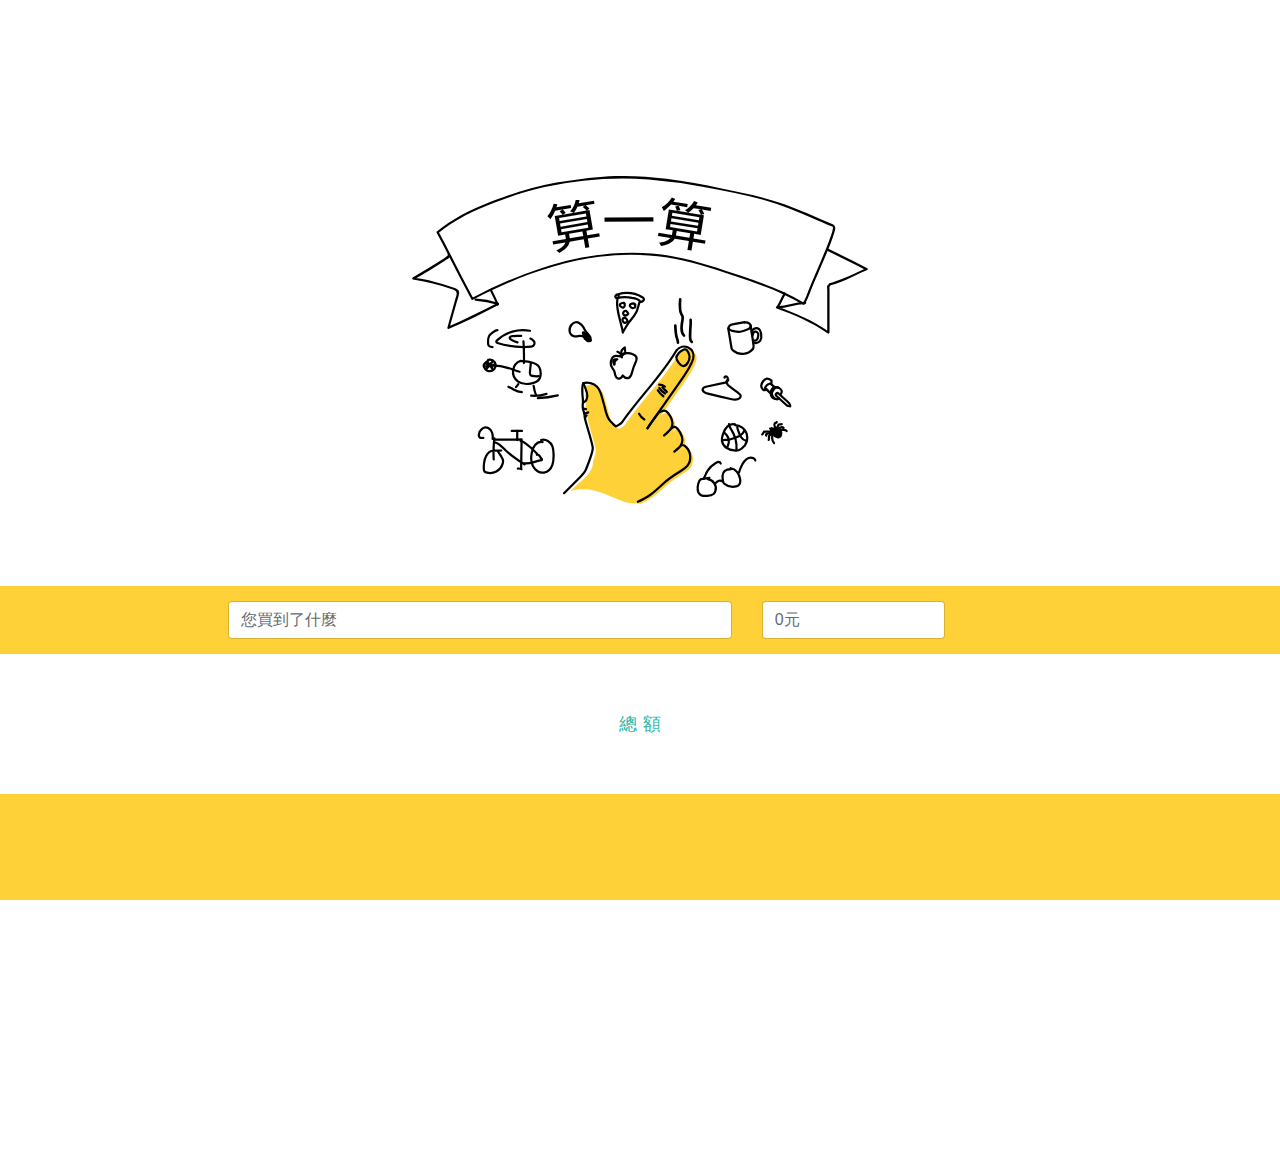
<file: Javascript Project/HowManyThingsYouBought_Static(MVC Model)/index.html>
<!DOCTYPE html>
<html class="nojs html css_verticalspacer" lang="en-US">
  <head>

    <meta http-equiv="Content-type" content="text/html;charset=UTF-8"/>
    <meta name="viewport" content="width=device-width, initial-scale=1.0"/>
  	<link rel="stylesheet" href="https://use.fontawesome.com/releases/v5.3.1/css/all.css" integrity="sha384-mzrmE5qonljUremFsqc01SB46JvROS7bZs3IO2EmfFsd15uHvIt+Y8vEf7N7fWAU" crossorigin="anonymous">
  	<link rel="stylesheet" href="css/bootstrap.min.css">
    <link rel="stylesheet" type="text/css" href="css/index.css?crc=257079538" id="pagesheet"/>
    <title>算一算</title>

  </head>

 <body>

    <div class="clearfix borderbox" id="page"><!-- column -->
     <div class="museBGSize colelem" id="u105"><!-- simple frame -->
      <div class="fluid_height_spacer"></div>
     </div>
    </div>

    <div class="calculation">
    	<div class="bought">
    		<div class="row">
    		  <div class="col-lg-5 offset-lg-2">
    			<input type="text" class="form-control item-name" placeholder="您買到了什麼">
    		  </div>
    		  <div class="col-lg-2">
    			<input type="number" class="form-control item-value" placeholder="0元">
    		  </div>
    		  <div class="col-lg-1">
    			<button class="bought_btn"><i class="far fa-check-circle"></i></button>
    		  </div>
    		</div>
    	</div>

    	<div class="container clearfix">
    		<div>
    			<h2 class="total_cost text-center">總 額</h2>
    			<div class="bought_list">
<!--
    				<div class="item clearfix">
    					<div class="item_name">單車</div>
    					<div class="right clearfix">
    						<div class="item_value">+ 220.00</div>
    						<div class="delete">
    							<button class="delete_btn"><i class="ion-ios-close-outline"></i></button>
    						</div>
    					</div>
    				</div>

    				<div class="item clearfix">
    					<div class="item_name">電腦</div>
    					<div class="right clearfix">
    						<div class="item_value">+ 9,900.00</div>
    						<div class="delete">
    							<button class="delete_btn"><i class="ion-ios-close-outline"></i></button>
    						</div>
    					</div>
    				</div>
-->
    			</div>
    		</div>
    	</div>
    </div>

    <div class="result">
    	<div class="total">
    		<div class="cost_title">
    			<span class="month">%Month%</span> 花費:
    		</div>
    		<div class="total_value">0 元</div>
    	</div>
    </div>

    <script src="scripts/app.js"></script>

  </body>

</html>
</file>
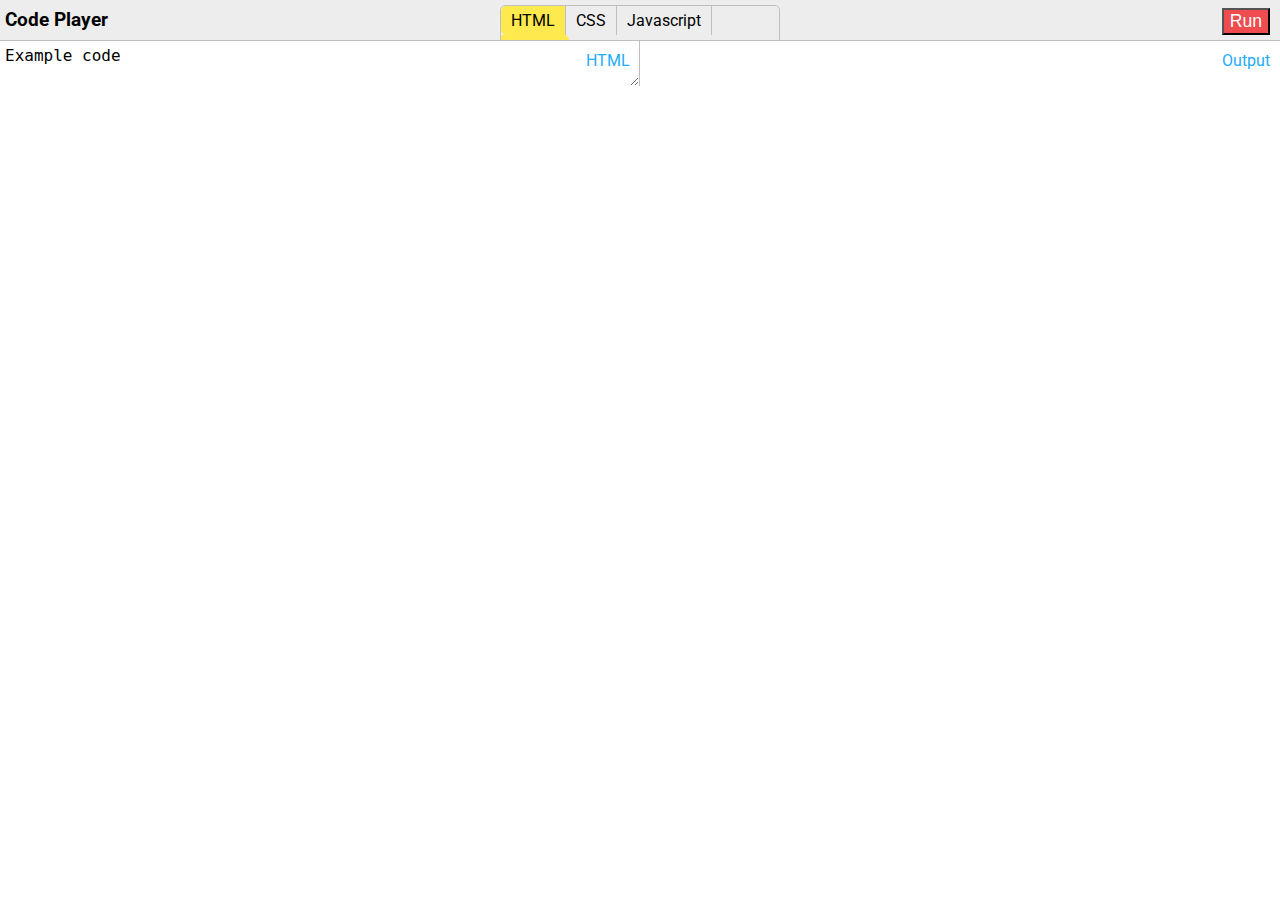
<file: Javascript Project/JS bin colone/index.html>
<!DOCTYPE html>
<html lang="en">
<head>
    <meta charset="UTF-8">
    <meta name="viewport" content="width=device-width, initial-scale=1.0">
    <meta http-equiv="X-UA-Compatible" content="ie=edge">
    <link href="https://fonts.googleapis.com/css?family=Roboto" rel="stylesheet">
    <script
  src="https://code.jquery.com/jquery-3.3.1.slim.js"
  integrity="sha256-fNXJFIlca05BIO2Y5zh1xrShK3ME+/lYZ0j+ChxX2DA="
  crossorigin="anonymous"></script>
    <title>CodePlayer</title>
    <style>

        body {
            margin: 0;
            padding: 0;
            font-family: 'Roboto', sans-serif;
        }
    
        #menu_bar {
            position: relative;
            width:100%;
            height:40px;
            background-color: rgb(237, 237, 237);
            border-bottom:1px solid rgb(191, 191, 191);
            overflow: hidden;
        }

        #logo {
            line-height: 40px;
            padding-left: 5px;
            font-size: 1.2rem;
            font-weight: bold;
        }

        #buttonDiv {
            position: absolute;
            float: right;
            top:8px;
            right:10px;
        }

        .clearfix {
            clear: both;
        }

        #runButton {
            font-size: 1.1rem;
            background-color: rgba(240, 75, 78);
            color:white;
        }

        #runButton:hover {
            cursor: pointer;
            background-color: rgb(228, 140, 143);
        }        

        #toggles {
            position: relative;
            top: -35px;
            width: 278px;
            list-style: none;
            margin: auto;
            padding: 0;
            border:1px solid rgba(191, 191, 191);
            border-radius: 5px;
        }

        #toggles li {
            float: left;
            padding:5px 10px;
            border-right:1px solid rgba(191, 191, 191);
        }

        .toggle:hover {
            cursor: pointer;
        }

        .codeContainer {
            position: relative;
            float: left;
            height:100%;
            width:50%;
        }

        .codeContainer textarea {
            width:100%;
            height:100%;
            border:none;
            border-right:1px solid rgba(191, 191, 191);
            padding-left:5px;
            padding-top:5px;
            font-size: 1rem;
            box-sizing: border-box;
        }

        .codelabel {
            position: absolute;
            top:10px;
            right:10px;
            color:rgba(29, 172, 252);
        }

        #CSSContainer, #JavascriptContainer {
            display: none;
        }

        iframe {
            height:100%;
            width:98%;
            border:none;
            position: relative;
            left:5px;
        }

        .selected {
            background-color: rgba(254, 233, 78);
        }

        .first {
            border-top-left-radius: 5px;
            border-bottom-left-radius: 5px;
        }

        .last {
            border-top-right-radius: 5px;
            border-bottom-right-radius: 5px;
        }



    </style>
</head>
<body>
    
    <div id="wrapper">
        <div id="menu_bar">
            <div id="logo">Code Player</div>
            <div id="buttonDiv">
                <button id="runButton">Run</button>
            </div>
            <ul id="toggles">
                <li class="toggle selected first">HTML</li>
                <li class="toggle">CSS</li>
                <li class="toggle">Javascript</li>
                <li class="toggle selected last" style="border:none">Output</li>
                <div class="clearfix"></div>
            </ul>
        </div>

        <div class="codeContainer" id="HTMLContainer">
            <div class="codelabel">HTML</div>
            <textarea id="htmlCode">Example code</textarea>
        </div>

        <div class="codeContainer" id="CSSContainer">
            <div class="codelabel">CSS</div>
            <textarea id="cssCode"></textarea>
        </div>

        <div class="codeContainer" id="JavascriptContainer">
            <div class="codelabel">Javascript</div>
            <textarea id="jsCode"></textarea>
        </div>

        <div class="codeContainer" id="OutputContainer">
            <div class="codelabel">Output</div>
            <iframe id="resultFrame"></iframe>
        </div>

    </div>

    <script>
    
        var windowHeight = $(window).height();

        var menuBarHeight = $('#menu_bar').height();
        
        var codeContainerHeight = windowHeight - menuBarHeight;

        $('.codeContainer').height(codeContainerHeight + 'px');

        $('.toggle').click(function() {

            $(this).toggleClass('selected');

            var activeDiv = $(this).html();

            $('#' + activeDiv + 'Container').toggle();

            var showingDiv = $('#toggles li').filter(function() {
                return($(this).hasClass('selected'));
            }).length;
            
            var width = 100 / showingDiv;

            $('.codeContainer').width(width + '%');

        });

        $('#runButton').click(function() {
            
            $('iframe').contents().find('html').html('<style>' + $('#cssCode').val() + '</style>' + $('#htmlCode').val());

            document.getElementById('resultFrame').contentWindow.eval($('#jsCode').val());
        });

    </script>


</body>
</html>
</file>
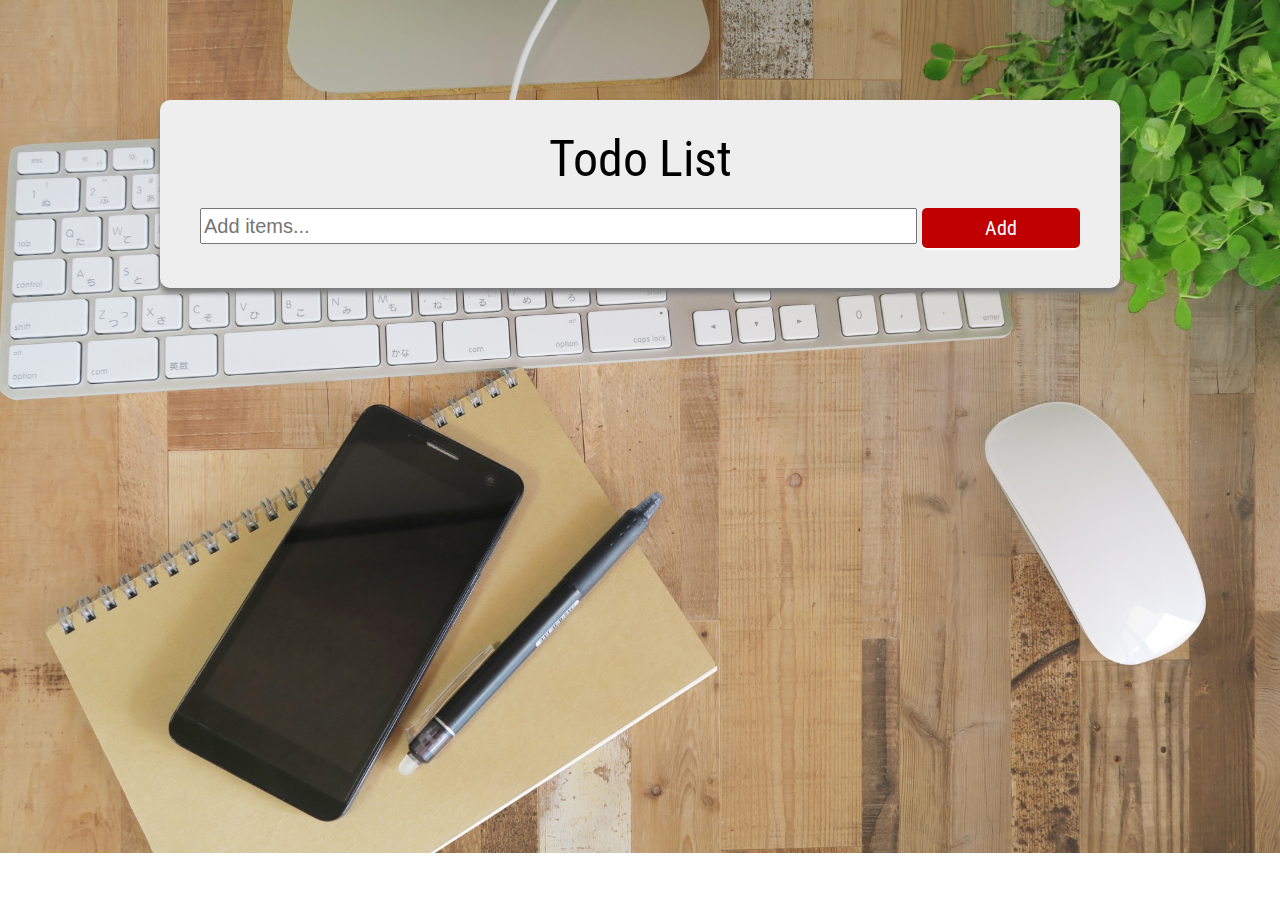
<file: Javascript Project/Todo List/index.html>
<!DOCTYPE html>
<html lang="en">
<head>
    <meta charset="UTF-8">
    <meta name="viewport" content="width=device-width, initial-scale=1.0">
    <meta http-equiv="X-UA-Compatible" content="ie=edge">
    <link href="https://fonts.googleapis.com/css?family=Roboto+Condensed" rel="stylesheet">
    <link rel="stylesheet" href="main.css">
    <title>Todo List</title>
</head>
<body>
    
    <div id="panel">
        <p>Todo List</p>
        <div id="todo-list">
            <ul>
                <li id="new">
                    <input type="text" id="input_msg" placeholder="Add items...">
                    <span class="addBtn">Add</span>
                </li>

            <div class="template hide">
                <li>
                    <div class="checkbox"></div>
                    <div class="content"></div>
                    <div class="actions">
                        <div class="close">x</div>
                    </div>
                </li>
            </div> 

            </ul>
        </div>
    </div>

    <script src="js/jquery-3.3.1.min.js"></script>
    <script src="js/action.js"></script>
</body>
</html>
</file>
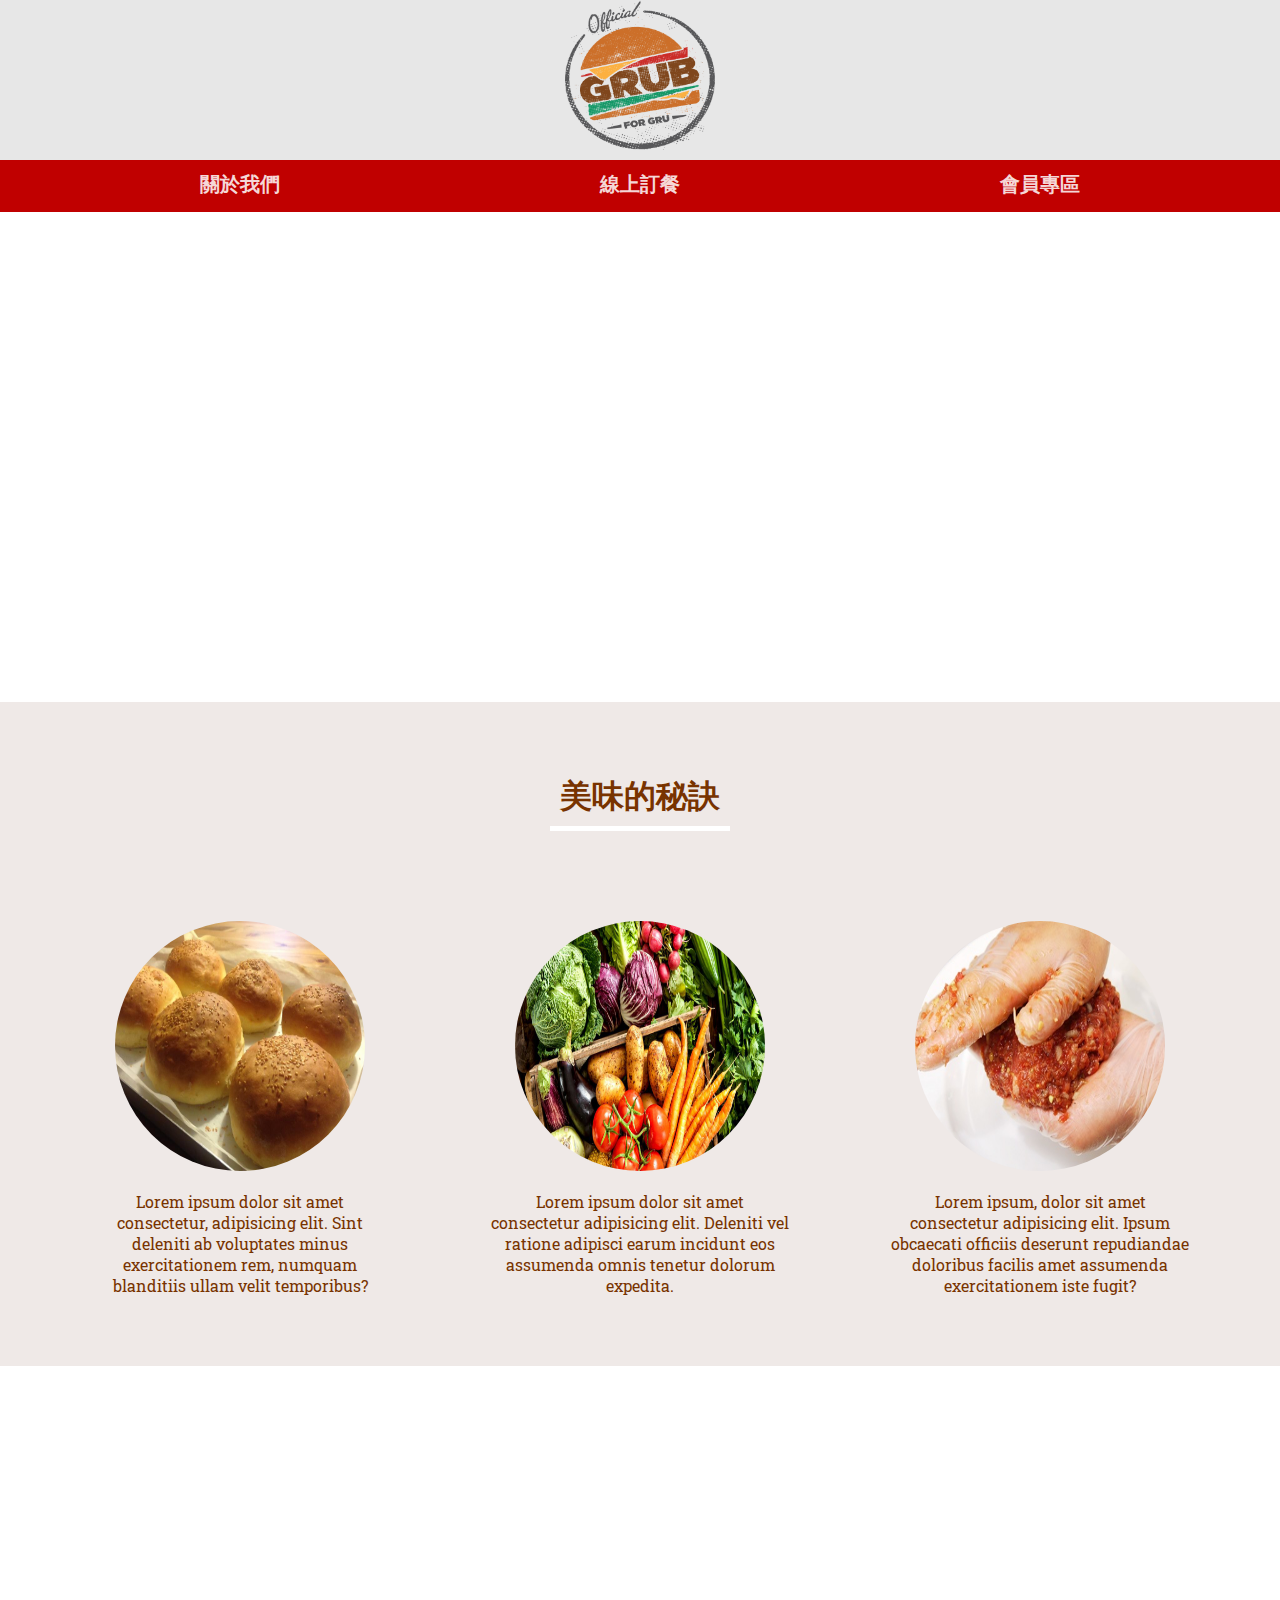
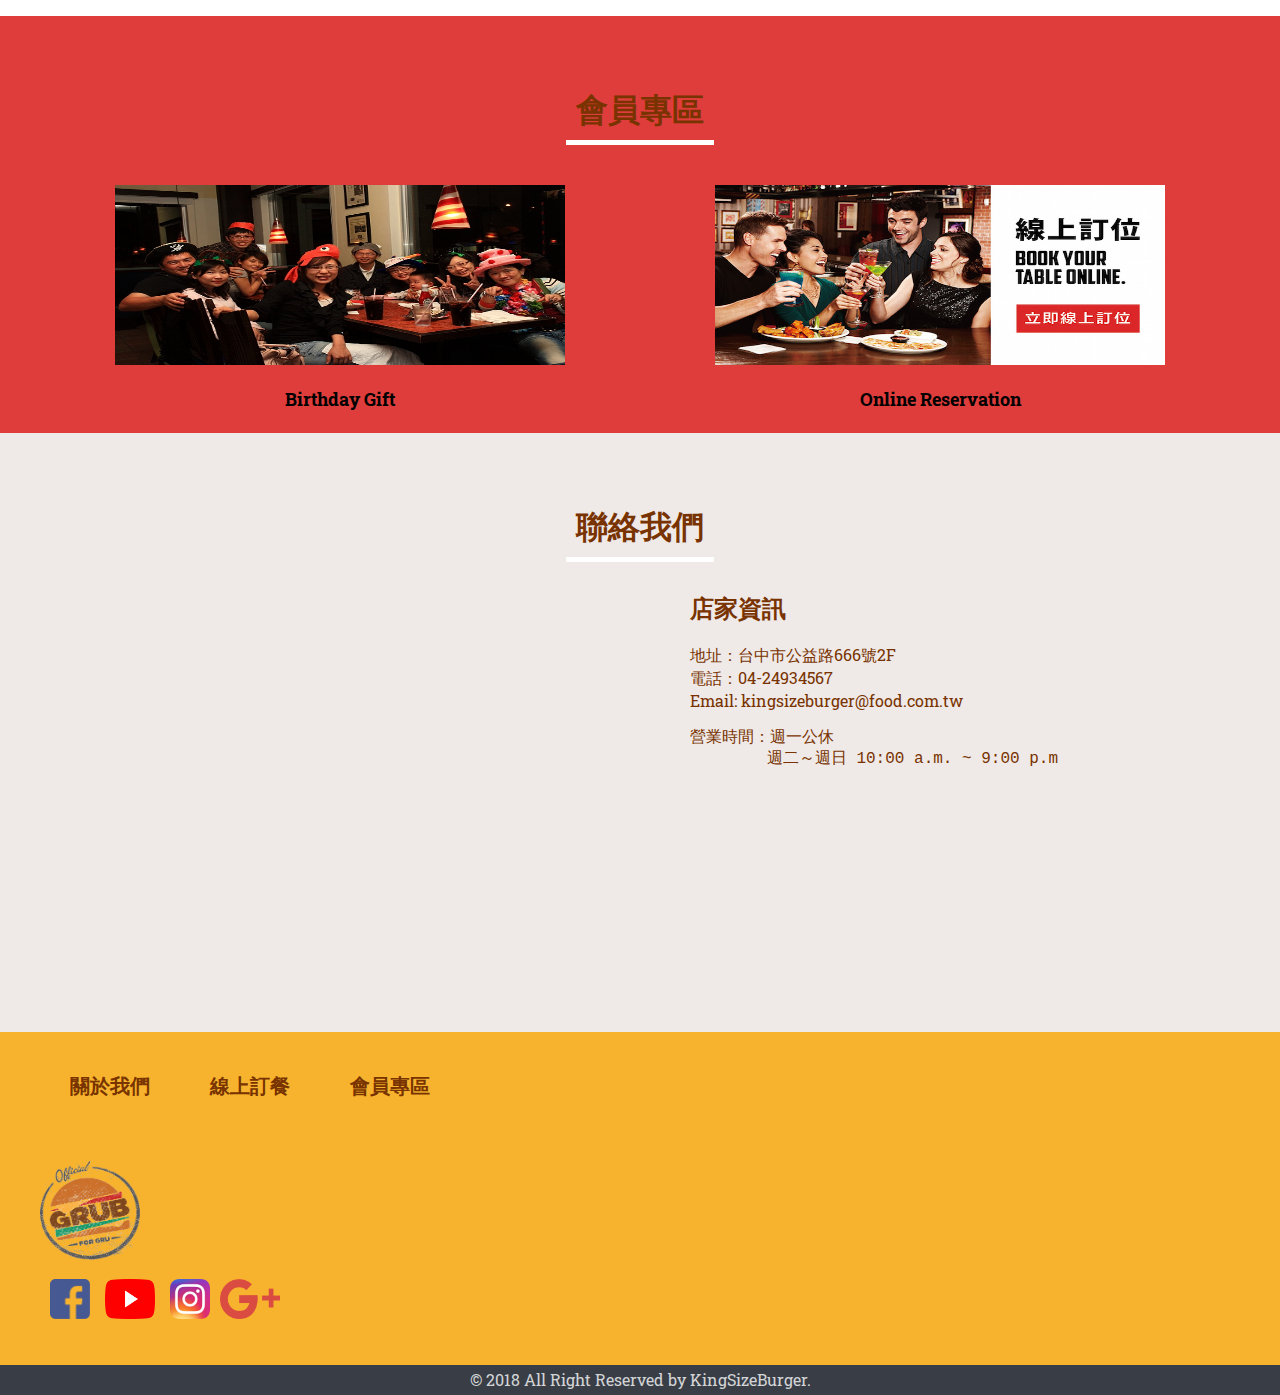
<file: RWD Project/King Size Burger/index.html>
<!DOCTYPE html>
<html lang="en">
<head>
    <meta charset="UTF-8">
    <meta name="viewport" content="width=device-width, initial-scale=1.0">
    <meta http-equiv="X-UA-Compatible" content="ie=edge">
    <meta charset="UTF-8">
    <meta name="viewport" content="width=device-width, initial-scale=1.0">
    <meta http-equiv="X-UA-Compatible" content="ie=edge">
    <link rel="apple-touch-icon" sizes="57x57" href="image/favicon/apple-icon-57x57.png">
    <link rel="apple-touch-icon" sizes="60x60" href="image/favicon/apple-icon-60x60.png">
    <link rel="apple-touch-icon" sizes="72x72" href="image/favicon/apple-icon-72x72.png">
    <link rel="apple-touch-icon" sizes="76x76" href="image/favicon/apple-icon-76x76.png">
    <link rel="apple-touch-icon" sizes="114x114" href="image/favicon/apple-icon-114x114.png">
    <link rel="apple-touch-icon" sizes="120x120" href="image/favicon/apple-icon-120x120.png">
    <link rel="apple-touch-icon" sizes="144x144" href="image/favicon/apple-icon-144x144.png">
    <link rel="apple-touch-icon" sizes="152x152" href="image/favicon/apple-icon-152x152.png">
    <link rel="apple-touch-icon" sizes="180x180" href="image/favicon/apple-icon-180x180.png">
    <link rel="icon" type="image/png" sizes="192x192"  href="image/favicon/android-icon-192x192.png">
    <link rel="icon" type="image/png" sizes="32x32" href="image/favicon/favicon-32x32.png">
    <link rel="icon" type="image/png" sizes="96x96" href="image/favicon/favicon-96x96.png">
    <link rel="icon" type="image/png" sizes="16x16" href="image/favicon/favicon-16x16.png">
    <link rel="manifest" href="/manifest.json">
    <meta name="msapplication-TileColor" content="#ffffff">
    <meta name="msapplication-TileImage" content="/ms-icon-144x144.png">
    <meta name="theme-color" content="#ffffff">
    <link rel="stylesheet" href="css/main.css">
    <link href="https://fonts.googleapis.com/css?family=Roboto+Slab" rel="stylesheet">
    <link rel="stylesheet" href="https://use.fontawesome.com/releases/v5.2.0/css/all.css" integrity="sha384-hWVjflwFxL6sNzntih27bfxkr27PmbbK/iSvJ+a4+0owXq79v+lsFkW54bOGbiDQ" crossorigin="anonymous">
    <title>King Size Burger</title>
</head>
<body>
    <div id="wrapper">
        <section> <!-- logo -->
            <div id="logo"><img src="image/logo/logo_02.png" alt="logo"></div>
            <button id="hamburger_button">
                <span class="hamburger_line"></span>
                <span class="hamburger_line"></span>
                <span class="hamburger_line"></span>
            </button>                
        <section> <!-- navbar -->
            <header id="header">
                <div class="container" id="top_bar">
                    <a href="index.html"><i class="fas fa-utensils"></i> 關於我們</a>
                    <a href="online_store.html"><i class="fas fa-shopping-cart"></i> 線上訂餐</a>
                    <a href="member.html"><i class="far fa-credit-card"></i> 會員專區</a>
                    <div class="clearfix"></div>
                </div>
            </header>
        </section>
        
        <section> <!-- banner -->
            <div id="banner"><span id="banner_text">火烤美味，吮指回味！</span></div>       
        </section>

        <section id="feature_section"> <!-- Features -->
            <h1><span class="section_title"><i class="fas fa-utensils"></i> 美味的秘訣</span></h1>
            <div class="container">
                <div class="feature">
                    <img src="image/ingredients/bread.jpg" alt="bread">
                    <div class="feature_title">現烤麵包</div>
                    <div class="title_undreline"></div>
                    <p>Lorem ipsum dolor sit amet consectetur, adipisicing elit. Sint deleniti ab voluptates minus exercitationem rem, numquam blanditiis ullam velit temporibus?</p>
                </div>

                <div class="feature">
                    <img src="image/ingredients/vegetable.jpg" alt="vegetable">
                    <div class="feature_title">在地新鮮蔬果</div>
                    <div class="title_undreline"></div>
                    <p>Lorem ipsum dolor sit amet consectetur adipisicing elit. Deleniti vel ratione adipisci earum incidunt eos assumenda omnis tenetur dolorum expedita.</p>
                </div>

                <div class="feature">
                    <img src="image/ingredients/meat.jpg" alt="meat">
                    <div class="feature_title">純手工漢堡排</div>
                    <div class="title_undreline"></div>
                    <p>Lorem ipsum, dolor sit amet consectetur adipisicing elit. Ipsum obcaecati officiis deserunt repudiandae doloribus facilis amet assumenda exercitationem iste fugit?</p>
                </div>
                <div class="clearfix"></div>
            </div>
        </section>

        <section> <!-- discount -->
            <div id="discount"><span id="discount_text">Friday Night 50% off</span></div>
        </section>

        <section id="member_section"> <!-- Member -->
            <h1><span class="section_title"><i class="far fa-credit-card"></i> 會員專區</span></h1>
            <div class="container">
                <div class="member">
                    <img src="image/member/birthday.jpg" alt="birthday">
                    <p>Birthday Gift</p>
                </div>
                <div class="member">
                    <img src="image/member/Reservation.jpg" alt="reservation">
                    <p>Online Reservation</p>
                </div>
                <div class="clearfix"></div>
            </div>
        </section>

        <section id="map_section"> <!-- Google map -->
            <div class="container">
                <h1><span class="section_title"><i class="fas fa-phone-volume"></i> 聯絡我們</span></h1>
                <iframe src="https://www.google.com/maps/embed?pb=!1m18!1m12!1m3!1d2469.4287003187137!2d120.65879551968482!3d24.150588804033873!2m3!1f0!2f0!3f0!3m2!1i1024!2i768!4f13.1!3m3!1m2!1s0x34693d9ea31fad55%3A0x1ed29ec6322af81d!2zNDAz5Y-w5Lit5biC6KW_5Y2A5YWs55uK6Lev!5e0!3m2!1szh-TW!2stw!4v1534383493245" width="600"" height="400" frameborder="0" style="border:0" allowfullscreen></iframe>
                <div id="contact_us">
                    <h2>店家資訊</h2>
                    <ul>
                        <li>地址：台中市公益路666號2F</li>
                        <li>電話：04-24934567</li>
                        <li>Email: kingsizeburger@food.com.tw</li>
                        <li><pre>營業時間：週一公休 
        週二～週日 10:00 a.m. ~ 9:00 p.m
                            </pre>
                        </li>
                    </ul>
                    <div class="clearfix"></div>
                </div>

            </div>
        </section>

        <footer id="footer_section">
            <div class="container">
                <div id="sitemap">
                    <a href="#"><i class="fas fa-utensils"></i> 關於我們</a>
                    <a href="#"><i class="fas fa-shopping-cart"></i> 線上訂餐</a>
                    <a href="#"><i class="far fa-credit-card"></i> 會員專區</a>
                    <div class="clearfix"></div>
                </div>
                <div id="social">
                    <div id="footer_logo"><img src="image/logo/logo_02.png" alt="logo"></div>
                    <div id="social_icon">
                        <ul>
                            <li><a href="#"><img src="image/icon/facebook-png.png" alt="" width="40px" height="40px"></a></li>
                            <li><a href="#"><img src="image/icon/youtube-logo-png.png" alt="" width="50px" height="40px"></a></li>
                            <li><a href="#"><img src="image/icon/Instagram_icon.png" alt="" width="40px" height="40px"></a></li>
                            <li><a href="#"><img src="image/icon/Google_Plus_Color-512.png" alt="" width="60px" height="40px"></a></li>
                        </ul>
                    </div>
                </div>
            </div>
            <div id="copyright">
                <p>&copy; 2018 All Right Reserved by KingSizeBurger.</p>
            </div>           
        </footer>

    </div>

    <script src="js/jquery-3.3.1.min.js"></script>
    <script>
        $(document).ready(function() {
            $('#hamburger_button').on('click', function() {
                $('#top_bar').toggle('slow');
            });
        });
    </script>
</body>
</html>
</file>
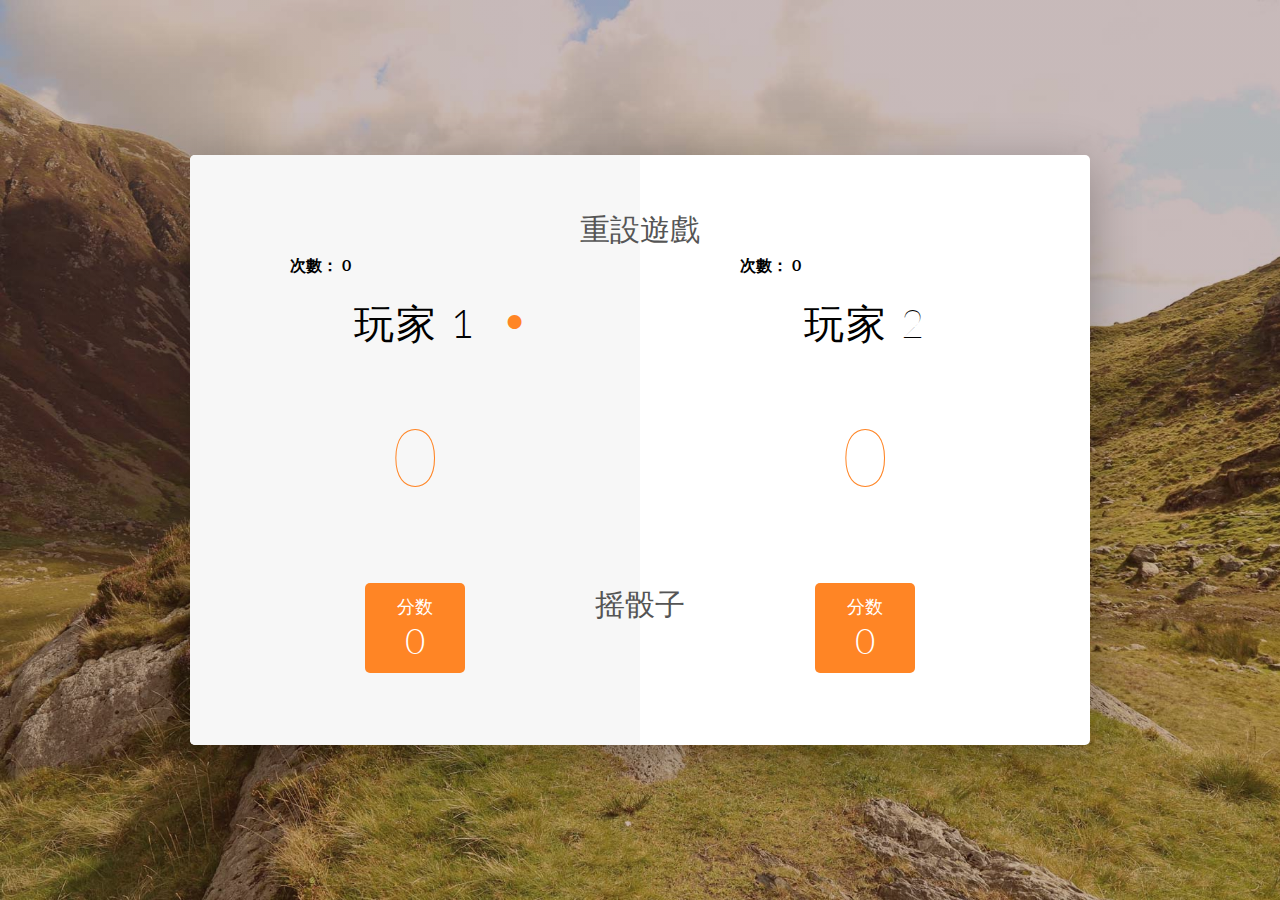
<file: Javascript Project/Javascript Game/Dice Game/index.html>
<!DOCTYPE html>
<html lang="en">
    <head>
        <meta charset="UTF-8">
        <link href="https://fonts.googleapis.com/css?family=Lato:100,300,600" rel="stylesheet" type="text/css">
        <link type="text/css" rel="stylesheet" href="style.css">
        
        <title>骰子遊戲</title>
    </head>

    <body>
        <div class="container clearfix">
            <div class="panel-1 active">      
                <div class="playtime" id="player1-count">次數： 0</div> 
                <div class="player">玩家 1</div>
				<img src="Trophy.png" class="winner1">
                <div class="score" id="player1-current-score">0</div>
                <div class="box">
                    <div class="label">分数</div>
                    <div class="totalScore" id="player1-total-score">0</div>
                </div>
            </div>
            
            <div class="panel-2">
                <div class="playtime" id="player2-count">次數： 0</div>
                <div class="player">玩家 2</div>
				<img src="Trophy.png" class="winner2">
                <div class="score" id="player2-current-score">0</div>
                <div class="box">
                    <div class="label">分数</div>
                    <div class="totalScore" id="player2-total-score">0</div>
                </div>
            </div>
            
            <button class="newGame">重設遊戲</button>
            <button class="roll">摇骰子</button>
            
            <img src="dice1.png" class="dice">
        </div>
        
        <script src="game.js"></script>
    </body>
</html>
</file>
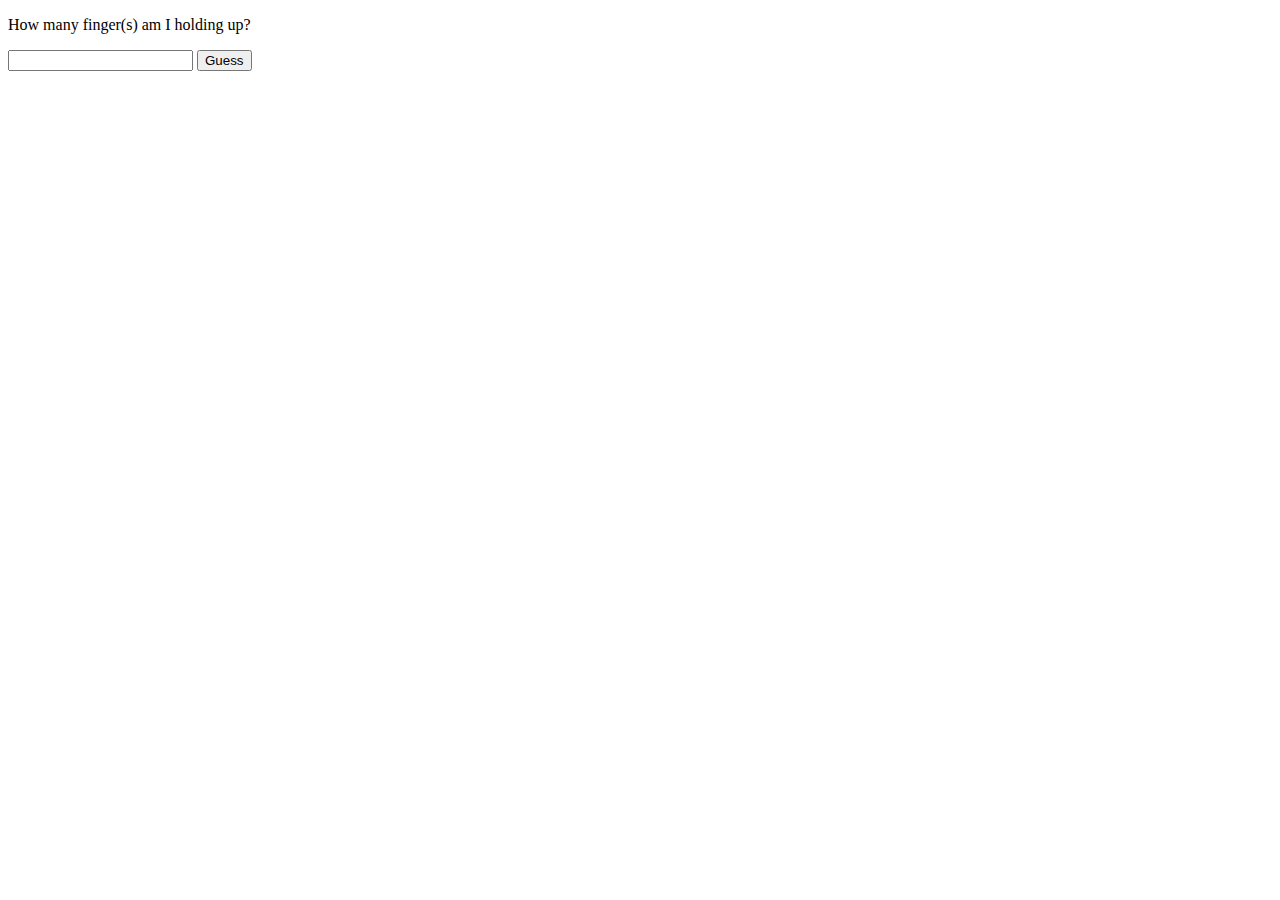
<file: Javascript Project/Javascript Game/Gusee Number/index.html>
<!DOCTYPE html>
<html lang="en">
<head>
    <meta charset="UTF-8">
    <meta name="viewport" content="width=device-width, initial-scale=1.0">
    <meta http-equiv="X-UA-Compatible" content="ie=edge">
    <title>How many fingers?</title>
</head>
<body>


    <p>How many finger(s) am I holding up?</p>
    <input type="text" id="answer">
    <button id="myButton">Guess</button>


    <script type="text/javascript">

        document.getElementById('myButton').onclick = function() {

            var x = Math.floor(Math.random()*6);
            console.log(x);

            if(x == document.getElementById('answer').value) {

                alert("That's correct!");
            } else {

                alert("That's wrong! My number is "+x);
            }
        };
        

    </script>
    
</body>
</html>
</file>
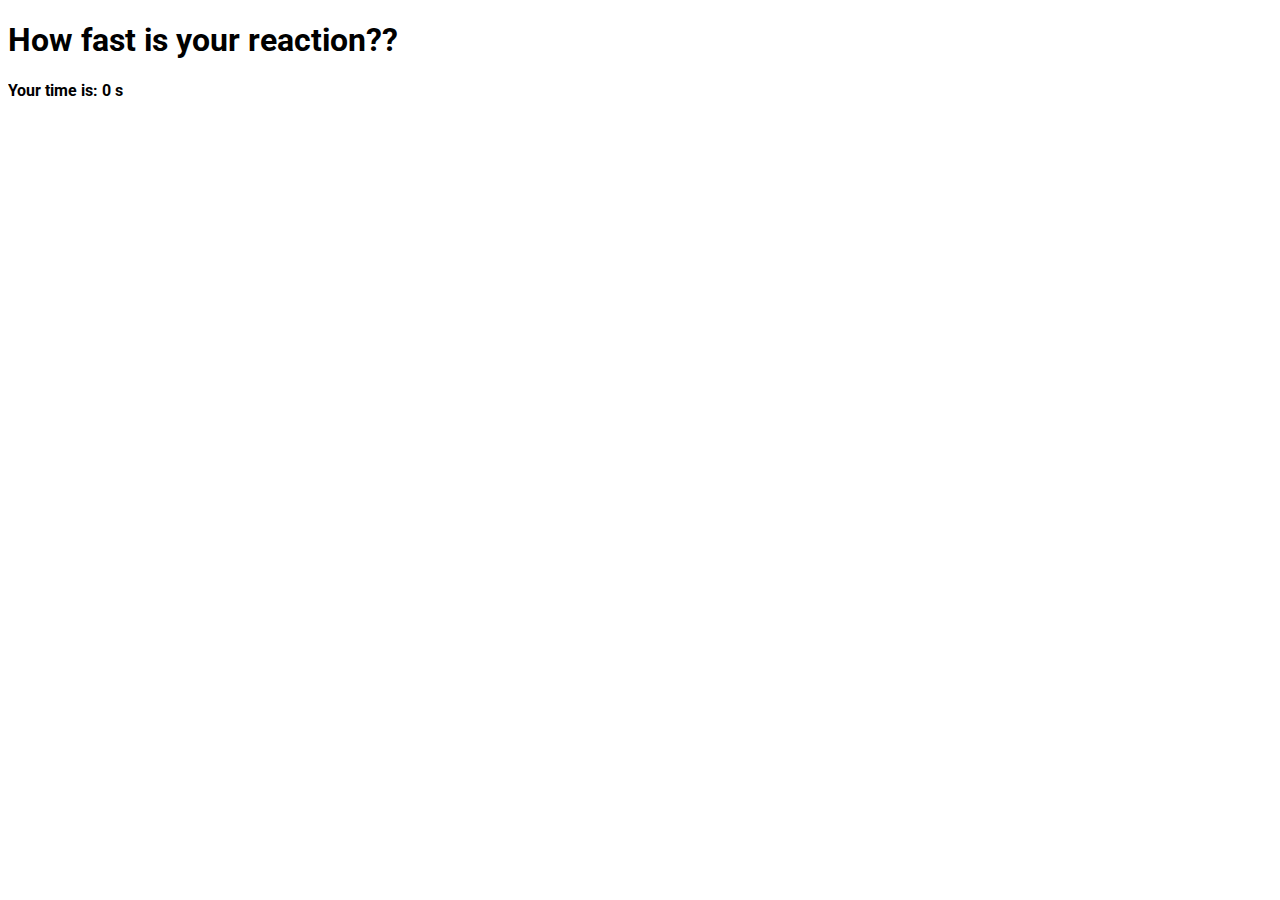
<file: Javascript Project/Javascript Game/Test Reaction/index.html>
<!DOCTYPE html>
<html lang="en">
<head>
    <meta charset="UTF-8">
    <meta name="viewport" content="width=device-width, initial-scale=1.0">
    <meta http-equiv="X-UA-Compatible" content="ie=edge">
    <link href="https://fonts.googleapis.com/css?family=Roboto" rel="stylesheet">
    <title>Test Reaction</title>
</head>

<style>

    body {
        font-family:'Roboto', sans-serif;
        font-weight: bold;
    }

    #box {
        width:200px;
        height:200px;
        background-color: red;
        display: none;
        position: relative;
    }

</style>

<body>

    <h1>How fast is your reaction??</h1>

    <p>Your time is: <span id="time">0 s</span></p>
    
    <div id="box"></div>

    <script type="text/javascript"> 

        function getRandomColor() {

            var letters = '0123456789ABCDEF'.split('');
            var color = '#';

            for(var i = 0; i < 6; i++) {

                color += letters[Math.floor(Math.random()*16)];
            }
            return color;
        }
        
        var createdTime, clickedTime, reactionTime, top, left, size;

        function makeBox() {

            var ranSec = Math.random();
            ranSec *= 3000;

            setTimeout(function() {

                top = Math.random()*500;

                left = Math.random()*800;

                size = Math.floor(Math.random()*200 + 20);

                 if(Math.random() < 0.5) {

                        document.getElementById('box').style.borderRadius = size + 'px';
                    } else {

                        document.getElementById('box').style.borderRadius = '0';
                }

                document.getElementById('box').style.width = size+ 'px';

                document.getElementById('box').style.height = size + 'px';

                document.getElementById('box').style.top = top + 'px';

                document.getElementById('box').style.left = left + 'px';

                document.getElementById('box').style.backgroundColor = getRandomColor();

                document.getElementById('box').style.display = 'block';

                createdTime = Date.now();

            }, ranSec);
        }

        document.getElementById('box').onclick = function() {

            clickedTime = Date.now();

            reactionTime = (clickedTime - createdTime) / 1000;

            document.getElementById('time').innerHTML = reactionTime + ' s';

            this.style.display = 'none';

            makeBox();
        };

        makeBox();

    </script>
</body>
</html>
</file>
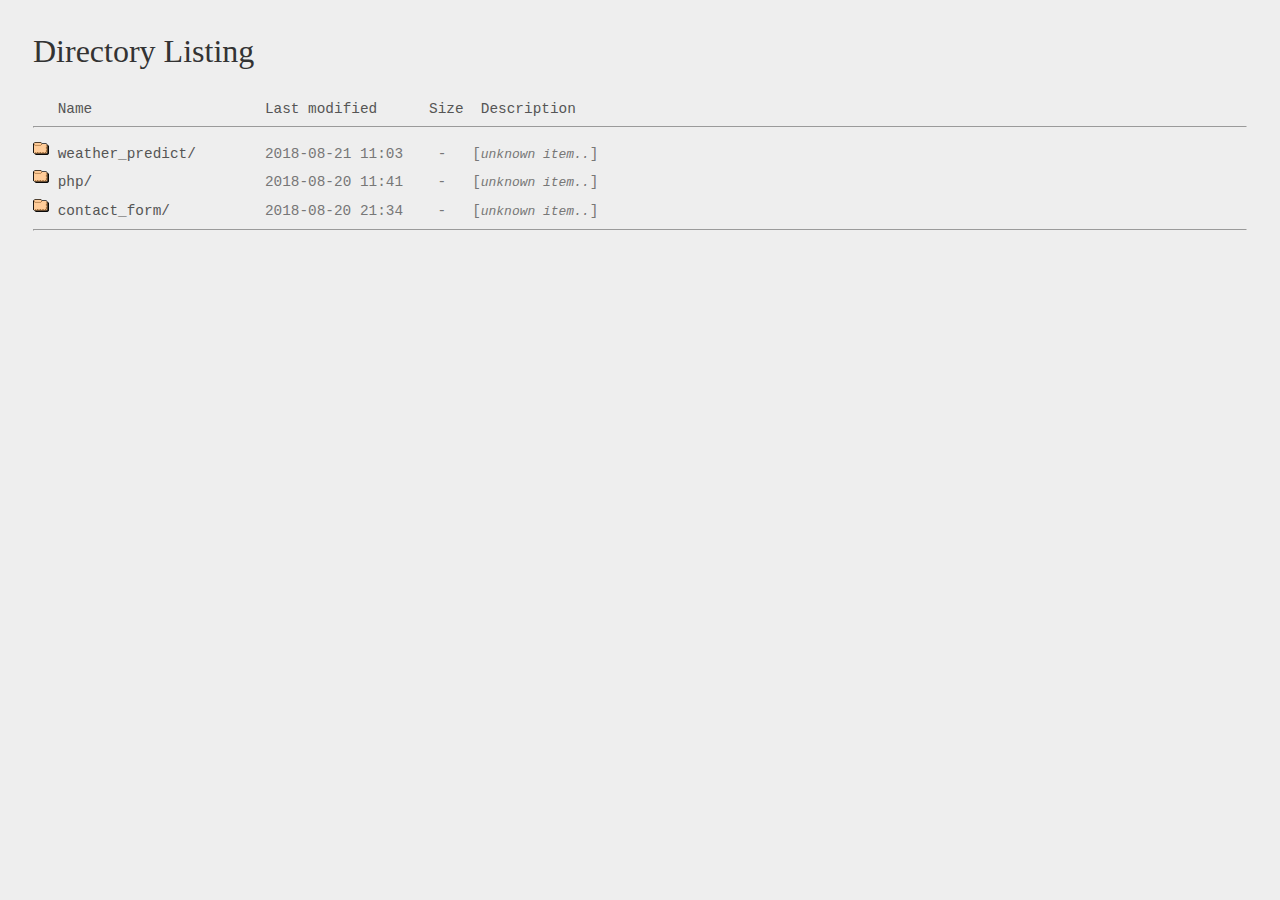
<file: PHP Project/Directory Listing.htm>
<!-- saved from url=(0027)http://phptest.web.youp.ga/ -->
<html><head><meta http-equiv="Content-Type" content="text/html; charset=UTF-8">
		<title>Directory Listing</title>

<style type="text/css">
body {
	background: #eee;
	margin: 33px;
	color: #333;
	}
h1 {
	font: 2.0em Georgia, serif;
	}
h1 a:hover, h1 a:active {
	text-decoration: none;
	}
a:link {
	text-decoration: none;
	color: #555;
	}
a:visited {
	text-decoration: none;
	color: #777;
	}
a:hover, a:active {
	text-decoration: underline;
	color: maroon;
	}
pre {
	font: 0.9em/1.3em "Courier New", Courier;
	margin: 3px 0;
	color: #777;
	}
pre img {
	display: inline;
	}
img {
	margin: 3px 0;
	}

.description {
	font-style: italic;
	font-size: 90%;
	color: #777;
	}

</style>


	</head>
	<body cz-shortcut-listen="true">
		<h1>Directory Listing</h1>
<pre><img src="./Directory Listing_files/blank.gif" alt="Icon " width="16" height="16"> <a href="http://phptest.web.youp.ga/?C=N;O=A">Name</a>                    <a href="http://phptest.web.youp.ga/?C=M;O=A">Last modified</a>      <a href="http://phptest.web.youp.ga/?C=S;O=A">Size</a>  <a href="http://phptest.web.youp.ga/?C=D;O=A">Description</a><hr><a href="http://phptest.web.youp.ga/weather_predict/"><img src="./Directory Listing_files/folder.gif" alt="[DIR]" width="16" height="16"></a> <a href="http://phptest.web.youp.ga/weather_predict/">weather_predict/</a>        2018-08-21 11:03    -   [<span class="description">unknown item..</span>]
<a href="http://phptest.web.youp.ga/php/"><img src="./Directory Listing_files/folder.gif" alt="[DIR]" width="16" height="16"></a> <a href="http://phptest.web.youp.ga/php/">php/</a>                    2018-08-20 11:41    -   [<span class="description">unknown item..</span>]
<a href="http://phptest.web.youp.ga/contact_form/"><img src="./Directory Listing_files/folder.gif" alt="[DIR]" width="16" height="16"></a> <a href="http://phptest.web.youp.ga/contact_form/">contact_form/</a>           2018-08-20 21:34    -   [<span class="description">unknown item..</span>]
<hr></pre>


</body></html>
</file>
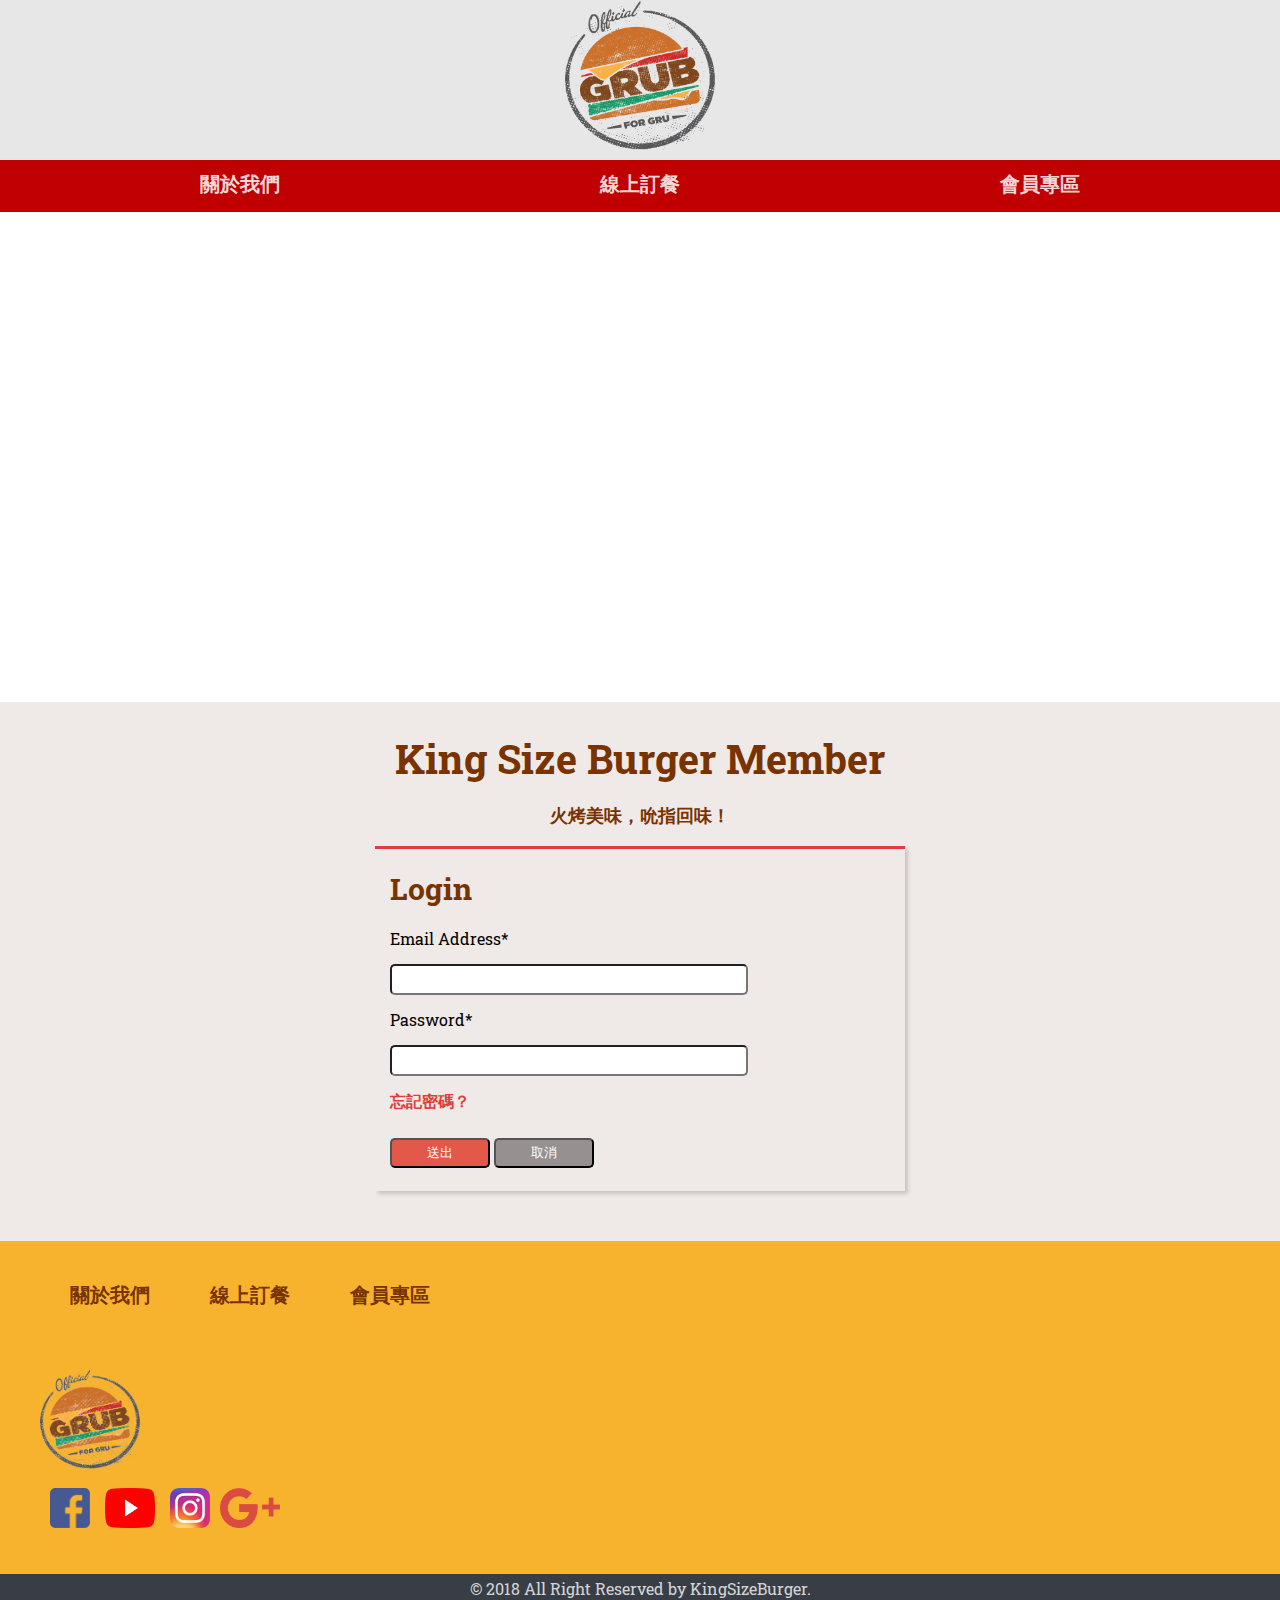
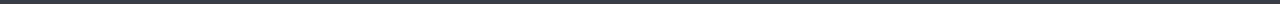
<file: RWD Project/King Size Burger/member.html>
<!DOCTYPE html>
<html lang="en">
<head>
    <meta charset="UTF-8">
    <meta name="viewport" content="width=device-width, initial-scale=1.0">
    <meta http-equiv="X-UA-Compatible" content="ie=edge">
    <link rel="apple-touch-icon" sizes="57x57" href="image/favicon/apple-icon-57x57.png">
    <link rel="apple-touch-icon" sizes="60x60" href="image/favicon/apple-icon-60x60.png">
    <link rel="apple-touch-icon" sizes="72x72" href="image/favicon/apple-icon-72x72.png">
    <link rel="apple-touch-icon" sizes="76x76" href="image/favicon/apple-icon-76x76.png">
    <link rel="apple-touch-icon" sizes="114x114" href="image/favicon/apple-icon-114x114.png">
    <link rel="apple-touch-icon" sizes="120x120" href="image/favicon/apple-icon-120x120.png">
    <link rel="apple-touch-icon" sizes="144x144" href="image/favicon/apple-icon-144x144.png">
    <link rel="apple-touch-icon" sizes="152x152" href="image/favicon/apple-icon-152x152.png">
    <link rel="apple-touch-icon" sizes="180x180" href="image/favicon/apple-icon-180x180.png">
    <link rel="icon" type="image/png" sizes="192x192"  href="image/favicon/android-icon-192x192.png">
    <link rel="icon" type="image/png" sizes="32x32" href="image/favicon/favicon-32x32.png">
    <link rel="icon" type="image/png" sizes="96x96" href="image/favicon/favicon-96x96.png">
    <link rel="icon" type="image/png" sizes="16x16" href="image/favicon/favicon-16x16.png">
    <link rel="manifest" href="/manifest.json">
    <meta name="msapplication-TileColor" content="#ffffff">
    <meta name="msapplication-TileImage" content="/ms-icon-144x144.png">
    <meta name="theme-color" content="#ffffff">
    <link rel="stylesheet" href="css/main.css">
    <link rel="stylesheet" href="css/member.css">
    <link href="https://fonts.googleapis.com/css?family=Roboto+Slab" rel="stylesheet">
    <link rel="stylesheet" href="https://use.fontawesome.com/releases/v5.2.0/css/all.css" integrity="sha384-hWVjflwFxL6sNzntih27bfxkr27PmbbK/iSvJ+a4+0owXq79v+lsFkW54bOGbiDQ" crossorigin="anonymous">
    <title>Member | King Size Burger</title>
</head>
<body>
    <div id="wrapper">
        <section> <!-- logo -->
            <div id="logo"><img src="image/logo/logo_02.png" alt="logo"></div>
            <button id="hamburger_button">
                <span class="hamburger_line"></span>
                <span class="hamburger_line"></span>
                <span class="hamburger_line"></span>
            </button>                
        <section> <!-- navbar -->
            <header id="header">
                <div class="container" id="top_bar">
                    <a href="index.html"><i class="fas fa-utensils"></i> 關於我們</a>
                    <a href="online_store.html"><i class="fas fa-shopping-cart"></i> 線上訂餐</a>
                    <a href="member.html"><i class="far fa-credit-card"></i> 會員專區</a>
                    <div class="clearfix"></div>
                </div>
            </header>
        </section>
        
        <section> <!-- banner -->
            <div id="banner"><span id="banner_text">火烤美味，吮指回味！</span></div>       
        </section>

        <section id="member_area">
            <div class="container">
                <div class="store_title">
                    <p id="brandname">King Size Burger Member<p>
                    <p id="slogan">火烤美味，吮指回味！</p>
                </div>

                <form class="member_login">
                    <span id="login_title">Login</span>
                    <label for="email" id="email_label">Email Address*</label>
                    <input type="email" name="email" id="email">
                    <label for="password" id="password_label">Password*</label>
                    <input type="password" name="password" id="password">
                    <span id="password_alert">忘記密碼？</span>
                    <div class="login_button">
                        <button class="button_style" id="submit_btn"">送出</button>
                        <button class="button_style" id="cancel_btn">取消</button>
                    </div>
                    <div class="clearfix"></div>
                </form>
            </div>
        </section>

        

        <footer id="footer_section">
            <div class="container">
                <div id="sitemap">
                    <a href="#"><i class="fas fa-utensils"></i> 關於我們</a>
                    <a href="#"><i class="fas fa-shopping-cart"></i> 線上訂餐</a>
                    <a href="#"><i class="far fa-credit-card"></i> 會員專區</a>
                    <div class="clearfix"></div>
                </div>
                <div id="social">
                    <div id="footer_logo"><img src="image/logo/logo_02.png" alt="logo"></div>
                    <div id="social_icon">
                        <ul>
                            <li><a href="#"><img src="image/icon/facebook-png.png" alt="" width="40px" height="40px"></a></li>
                            <li><a href="#"><img src="image/icon/youtube-logo-png.png" alt="" width="50px" height="40px"></a></li>
                            <li><a href="#"><img src="image/icon/Instagram_icon.png" alt="" width="40px" height="40px"></a></li>
                            <li><a href="#"><img src="image/icon/Google_Plus_Color-512.png" alt="" width="60px" height="40px"></a></li>
                        </ul>
                    </div>
                </div>
            </div>
            <div id="copyright">
                <p>&copy; 2018 All Right Reserved by KingSizeBurger.</p>
            </div>           
        </footer>

    </div>

    <script src="js/jquery-3.3.1.min.js"></script>
    <script>
        $(document).ready(function() {
            $('#hamburger_button').on('click', function() {
                $('#top_bar').toggle('slow');
            });
        });
    </script>
</body>
</html>
</file>
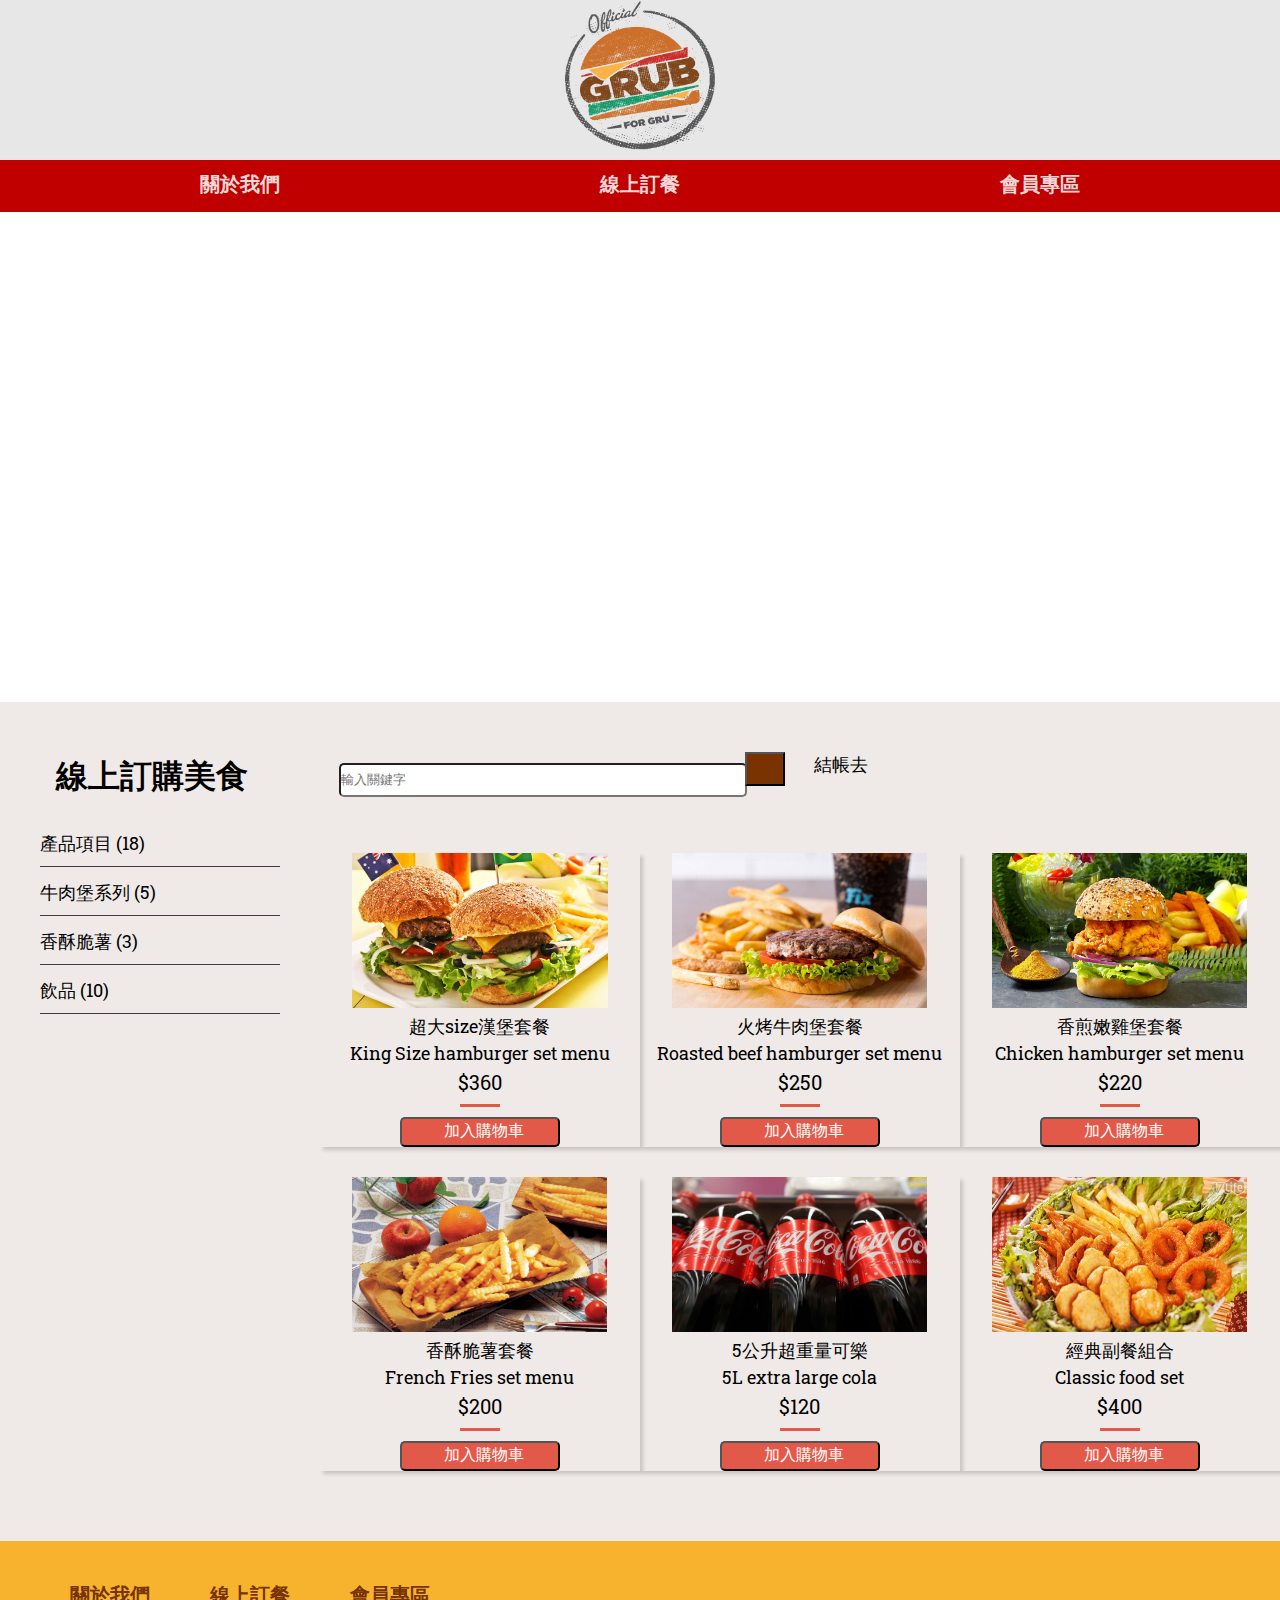
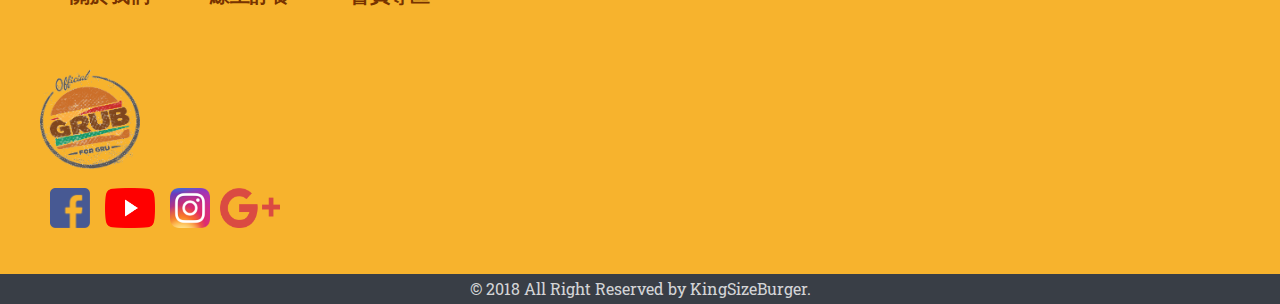
<file: RWD Project/King Size Burger/online_store.html>
<!DOCTYPE html>
<html lang="en">
<head>
    <meta charset="UTF-8">
    <meta name="viewport" content="width=device-width, initial-scale=1.0">
    <meta http-equiv="X-UA-Compatible" content="ie=edge">
    <meta charset="UTF-8">
    <meta name="viewport" content="width=device-width, initial-scale=1.0">
    <meta http-equiv="X-UA-Compatible" content="ie=edge">
    <link rel="apple-touch-icon" sizes="57x57" href="image/favicon/apple-icon-57x57.png">
    <link rel="apple-touch-icon" sizes="60x60" href="image/favicon/apple-icon-60x60.png">
    <link rel="apple-touch-icon" sizes="72x72" href="image/favicon/apple-icon-72x72.png">
    <link rel="apple-touch-icon" sizes="76x76" href="image/favicon/apple-icon-76x76.png">
    <link rel="apple-touch-icon" sizes="114x114" href="image/favicon/apple-icon-114x114.png">
    <link rel="apple-touch-icon" sizes="120x120" href="image/favicon/apple-icon-120x120.png">
    <link rel="apple-touch-icon" sizes="144x144" href="image/favicon/apple-icon-144x144.png">
    <link rel="apple-touch-icon" sizes="152x152" href="image/favicon/apple-icon-152x152.png">
    <link rel="apple-touch-icon" sizes="180x180" href="image/favicon/apple-icon-180x180.png">
    <link rel="icon" type="image/png" sizes="192x192"  href="image/favicon/android-icon-192x192.png">
    <link rel="icon" type="image/png" sizes="32x32" href="image/favicon/favicon-32x32.png">
    <link rel="icon" type="image/png" sizes="96x96" href="image/favicon/favicon-96x96.png">
    <link rel="icon" type="image/png" sizes="16x16" href="image/favicon/favicon-16x16.png">
    <link rel="manifest" href="/manifest.json">
    <meta name="msapplication-TileColor" content="#ffffff">
    <meta name="msapplication-TileImage" content="/ms-icon-144x144.png">
    <meta name="theme-color" content="#ffffff">
    <link rel="stylesheet" href="css/main.css">
    <link rel="stylesheet" href="css/online-store.css">
    <link href="https://fonts.googleapis.com/css?family=Roboto+Slab" rel="stylesheet">
    <link rel="stylesheet" href="https://use.fontawesome.com/releases/v5.2.0/css/all.css" integrity="sha384-hWVjflwFxL6sNzntih27bfxkr27PmbbK/iSvJ+a4+0owXq79v+lsFkW54bOGbiDQ" crossorigin="anonymous">
    <title>King Size Burger</title>
</head>
<body>
    <div id="wrapper">
        <section> <!-- logo -->
            <div id="logo"><img src="image/logo/logo_02.png" alt="logo"></div>
            <button id="hamburger_button">
                <span class="hamburger_line"></span>
                <span class="hamburger_line"></span>
                <span class="hamburger_line"></span>
            </button>                
        <section> <!-- navbar -->
            <header id="header">
                <div class="container" id="top_bar">
                    <a href="index.html"><i class="fas fa-utensils"></i> 關於我們</a>
                    <a href="online_store.html"><i class="fas fa-shopping-cart"></i> 線上訂餐</a>
                    <a href="member.html"><i class="far fa-credit-card"></i> 會員專區</a>
                    <div class="clearfix"></div>
                </div>
            </header>
        </section>
        
        <section> <!-- banner -->
            <div id="banner"><span id="banner_text">火烤美味，吮指回味！</span></div>       
        </section>

        <section id="menu_area">
            <div class="container">
                <!-- Site Bar -->
                <div class="sidebar">
                    <h1><i class="fab fa-pagelines"></i>&nbsp;&nbsp;線上訂購美食</h1>
                    <ul id="product_list">
                        <li class="items">產品項目 (18)</li>
                        <li class="items">牛肉堡系列 (5)</li>
                        <li class="items">香酥脆薯 (3)</li>
                        <li class="items">飲品 (10)</li>
                    </ul>
                    <div class="clearfix"></div>
                </div>
            

            <!-- search bar -->

            <div class="search">
                <form class="search_bar">
                    <input type="text" name="search" id="search_item" placeholder="輸入關鍵字">
                    <button type="submit" id="search_btn"><i class="fas fa-search"></i></button>
                </form>
                
                <div class="shopping_cart">
                    <p>結帳去</p>
                    <p id="bill"><i class="fas fa-shopping-cart"></i></p>
                </div>
            </div>

            <!--  items  -->

            <div class="items_container">
                <ul class="menu">
                    <li class="menu_list">
                        <div>
                            <img src="image/menu_photo/kingsize.jpg" alt="kingsizeburger" width="80%">
                            <p>超大size漢堡套餐</p>
                            <p>King Size hamburger set menu</p>
                            <p id="money">$360<p>
                            <div class="line"></div>
                            <button class="cart_btn"><i class="fas fa-shopping-cart"></i>&nbsp;&nbsp;加入購物車</button>
                        </div>
                    </li>
                    <li class="menu_list">
                        <div>
                            <img src="image/menu_photo/beefburger.jpg" width="255px" height="155px" alt="beefburger">
                            <p>火烤牛肉堡套餐</p>
                            <p>Roasted beef hamburger set menu</p>
                            <p id="money">$250<p>
                            <div class="line"></div>
                            <button class="cart_btn"><i class="fas fa-shopping-cart"></i>&nbsp;&nbsp;加入購物車</button>
                        </div>
                    </li>
                    <li class="menu_list">
                        <div>
                            <img src="image/menu_photo/chickenburger.jpg" width="255px" height="155px" alt="chickenburger">
                            <p>香煎嫩雞堡套餐</p>
                            <p>Chicken hamburger set menu</p>
                            <p id="money">$220<p>
                            <div class="line"></div>
                            <button class="cart_btn"><i class="fas fa-shopping-cart"></i>&nbsp;&nbsp;加入購物車</button>
                        </div>
                    </li>
                    <div class="clearfix"></div>
                    <li class="menu_list">
                        <div>
                            <img src="image/menu_photo/fries.jpg" width="255px" height="155px" alt="fires">
                            <p>香酥脆薯套餐</p>
                            <p>French Fries set menu</p>
                            <p id="money">$200<p>
                            <div class="line"></div>
                            <button class="cart_btn"><i class="fas fa-shopping-cart"></i>&nbsp;&nbsp;加入購物車</button>
                        </div>
                    </li>
                    <li class="menu_list">
                        <div>
                            <img src="image/menu_photo/cola.jpg" width="255px" height="155px" alt="cola">
                            <p>5公升超重量可樂</p>
                            <p>5L extra large cola</p>
                            <p id="money">$120<p>
                            <div class="line"></div>
                            <button class="cart_btn"><i class="fas fa-shopping-cart"></i>&nbsp;&nbsp;加入購物車</button>
                        </div>
                    </li>
                    <li class="menu_list">
                        <div>
                            <img src="image/menu_photo/package.jpg" width="255px" height="155px" alt="foodset">
                            <p>經典副餐組合</p>
                            <p>Classic food set</p>
                            <p id="money">$400<p>
                            <div class="line"></div>
                            <button class="cart_btn"><i class="fas fa-shopping-cart"></i>&nbsp;&nbsp;加入購物車</button>
                        </div>
                    </li>
                    <div class="clearfix"></div>
                </ul>

            </div>
        </section>
        </div> <!-- end container -->

    </div> <!-- wrapper end -->

        <footer id="footer_section">
            <div class="container">
                <div id="sitemap">
                    <a href="#"><i class="fas fa-utensils"></i> 關於我們</a>
                    <a href="#"><i class="fas fa-shopping-cart"></i> 線上訂餐</a>
                    <a href="#"><i class="far fa-credit-card"></i> 會員專區</a>
                    <div class="clearfix"></div>
                </div>
                <div id="social">
                    <div id="footer_logo"><img src="image/logo/logo_02.png" alt="logo"></div>
                    <div id="social_icon">
                        <ul>
                            <li><a href="#"><img src="image/icon/facebook-png.png" alt="" width="40px" height="40px"></a></li>
                            <li><a href="#"><img src="image/icon/youtube-logo-png.png" alt="" width="50px" height="40px"></a></li>
                            <li><a href="#"><img src="image/icon/Instagram_icon.png" alt="" width="40px" height="40px"></a></li>
                            <li><a href="#"><img src="image/icon/Google_Plus_Color-512.png" alt="" width="60px" height="40px"></a></li>
                        </ul>
                    </div>
                </div>
            </div>
            <div id="copyright">
                <p>&copy; 2018 All Right Reserved by KingSizeBurger.</p>
            </div>           
        </footer>

    </div>

    <script src="js/jquery-3.3.1.min.js"></script>
    <script>
        $(document).ready(function() {
            $('#hamburger_button').on('click', function() {
                $('#top_bar').toggle('slow');
            });
        });
    </script>
</body>
</html>
</file>
<file: Javascript Project/HowManyThingsYouBought_Static(MVC Model)/css/index.css>
.version.index{color:#00000F;background-color:#52B8F2;}#page{z-index:1;min-height:261px;background-image:none;border-width:0px;border-color:#000000;background-color:transparent;padding-top:176px;padding-bottom:62px;width:100%;margin-left:auto;margin-right:auto;}#u105{z-index:2;opacity:1;-ms-filter:"progid:DXImageTransform.Microsoft.Alpha(Opacity=100)";filter:alpha(opacity=100);position:relative;width:35.63%;margin-left:32.19%;background:transparent url("../images/hero.svg?crc=199442436") no-repeat left top;background-size:contain;}.nosvg #u105{background-image:url('../images/hero_poster_u108.png?crc=401682117');}#u105 .fluid_height_spacer{padding-bottom:76.31578947368422%;}.css_verticalspacer .verticalspacer{height:calc(100vh - 499px);}#muse_css_mq,.html{background-color:#FFFFFF;}body{position:relative;min-width:320px;}

html, body {

	overflow-x: hidden;
    font-size: 16px;
    position: relative;
    height: 100vh;
    font-weight: 400;
}

.bought {
    padding: 15px;
    background-color: #FFD139;
}

.bought_btn {
    font-size: 35px;
    background: none;
    border: none;
    color: #2F2F2F;
    cursor: pointer;
    display: inline-block;
    vertical-align: middle;
    line-height: 1.1;
    margin-left: 10px;

}

.bought_btn:active { transform: translateY(2px); }

.total_cost { color: #28B9A9; }

.item {
    padding: 13px;
    border-bottom: 1px solid #e7e7e7;
}

.item_name {
    float: left;
}

.right { float: right; }

.item_value {
    float: left;
    transition: transform 0.3s;
}

.income .item_value,
.income .delete_btn {
    color: #28B9B5;
}

.expenses .item_value,
.expenses .item__percentage,
.expenses .delete_btn {
    color: #FF5049;
}

.item:hover .item_value { transform: translateX(-20px); }

.delete {
    float: left;
}

.delete_btn {
    font-size: 22px;
    background: none;
    border: none;
    cursor: pointer;
    display: inline-block;
    vertical-align: middle;
    line-height: 1;
    display: none;
}

.delete_btn:focus { outline: none; }
.delete_btn:active { transform: translateY(2px); }

.item:hover .delete_btn { display: block; }

.result {
    height: 40vh;
    background-image: linear-gradient(rgba(255, 209, 57, 1), rgba(255, 209, 57, 1));
    background-size: cover;
    background-position: center;
    position: relative;
}

.total {
    position: absolute;
    width: 400px;
    top: 50%;
    left: 50%;
    transform: translate(-50%, -50%);
    color: #fff;
}

.cost_title {
    font-size: 30px;
    text-align: center;
    margin-bottom: 10px;
    font-weight: 300;
}

.total_value {
    font-weight: 300;
    font-size: 45px;
    text-align: center;
    margin-bottom: 25px;
    letter-spacing: 2px;
}

.container {
    margin: 60px auto;
}

h2 {
    text-transform: uppercase;
    font-size: 18px;
    font-weight: 400;
    margin-bottom: 15px;
}

.item:first-child { border-top: 1px solid #e7e7e7; }
.item:nth-child(even) { background-color: #f7f7f7; }


.item:hover .item_value { transform: translateX(-20px); }
</file>
<file: Javascript Project/Todo List/main.css>
body {
    background-image: url(images/01.jpg);
    background-attachment: scroll;
    background-repeat: no-repeat;
    background-size: cover;
    font-family: 'Roboto Condensed', sans-serif;
}

#panel {
    width: 900px;
    background-color: #eee;
    margin: 100px auto 0 auto;
    padding: 30px;
    border-radius: 10px;
    box-shadow: #777 0 5px 5px 0;
}

#panel>p {
    text-align: center;
    font-size: 50px;
    margin-bottom: 10px;
    margin-top: 0;
}

#todo-list ul {
    padding: 0;
    margin: 0;
    list-style: none;
}

#todo-list li {
    display:flex;
    padding: 10px;
}

#todo-list li.complete .checkbox {
    background-color: #777;
}

#todo-list li.complete .checked {
    position: relative;
    border-color: rgba(192, 0, 0, 1.00);
    border-style: solid;
    border-width: 0 2px 2px 0;
    transform: rotate(45deg);
    height: 15px;
    width: 7px;
    float: left;
}

#todo-list li.complete .content {
    text-decoration: line-through;
}

#todo-list li:hover {
    background-color: #f8f8f8;
}

#todo-list .checkbox {
    width: 30px;
    height: 30px;
    border-radius: 50%;
    background-color: #ccc;
    margin-right: 10px;
    cursor: pointer;
}

#todo-list .content {
    flex:1;
}


#todo-list .actions > * {
    cursor: pointer;
    padding: 0 10px;
}

#todo-list input {
    width: 90%;
    height: 30px;
    font-size: 20px;
}

.addBtn {
    width: 20%;
    height: 40px;
    line-height: 40px;
    background-color: rgba(192, 0, 0, 1.00);
    font-size:20px;
    text-align-last: center;
    color:rgba(255,255,255,1);
    margin-left: 5px;
    border-radius: 5px;
    box-shadow: 0 2px 2px 0;
}

.addBtn:hover {
    cursor: pointer;
    background-color: rgba(222, 61, 59, 1.00);
    color:rgba(0,0,0,0.85);
}

.template {
    display: none;
}
</file>
<file: RWD Project/King Size Burger/css/main.css>
body {
    margin: 0;
    text-align: center;
    font-family: 'Roboto Slab', serif, 微軟正黑體;
}

#logo {
    background-color: rgba(231, 231, 231, 1.00);
    margin: 0;
    padding-bottom: 10px;
}

#logo img {
    display:block;
    margin: 0 auto;
    width: 150px;
    height: 150px;
}

#header {
    display: block;
    background-color: rgba(192, 0, 0, 1.00);
}

#hamburger_menu {
    display:block;
    background-color: rgba(192, 0, 0, 1.00);
    
}

.menu_list {
    display: block;
    width: 100%;
}

.container {
    max-width: 1200px;
    display: inline-block;
    width: 100%;
}

.clearfix {
    clear:both;
}

.container a {
    color:rgba(255, 255, 255,0.85);
    text-decoration: none;
    display: block;
    float:left;
    width: calc(100% / 3);
    padding:10px 0;
    font-size:20px;
    font-weight: bold;
}

.container a:hover {
    color:rgba(255, 255, 255,1);
}

#banner {
    background-image: url(https://www.carpisafoods.com/files/contenido/57_hamburguesas.jpg);
    background-repeat: no-repeat;
    background-size: cover;
    background-attachment: fixed;
    width: 100%;
    height: 490px;
}

#banner_text {
    font-size: 60px;
    color:rgba(255, 255, 255,1);
    line-height: 490px;
}

#feature_section {
    padding-top: 50px;
    background-color: rgba(239, 233, 231, 1.00);
}

.feature {
    float:left;
    width: 300px;
    margin-top: 30px;
    padding: 50px;
    text-align: center;
    color:rgba(120, 51, 0, 1.00);
}

.feature img {
    width: 250px;
    height: 250px;
    border-radius: 50%;
}

.feature_title {
    font-size: 20px;
    font-weight: bold;
    margin-top: 5px;
    display:none;
}

.title_undreline {
    margin-left: 120px;
    margin-top: 10px;
    height: 4px;
    width: 65px;
    background-color: rgba(192, 0, 0, 1.00);
    display:none;
}

.section_title {
    border-bottom: 5px solid rgba(255, 255, 255,1);;
    padding: 10px;
    color: RGBA(120, 51, 0, 1.00);
    font-weight: bold;
}

#discount {
    background-image: url(https://cms.splendidtable.org/sites/default/files/styles/w2000/public/french-fries.jpg?itok=FS-YwUYH);
    height: 250px;
    background-attachment: fixed;
}

#discount_text {
    font-size: 60px;
    color:rgba(255, 255, 255,1);
    line-height: 250px;
}

#member_section {
    padding-top: 50px;
    background-color: rgba(222, 61, 59, 1.00);
}

.member {
    float: left;
    margin-top: 30px;
    width: calc(100% /2);
}

.member img {
    width: 450px;
    height: 180px;
}

.member p {
    font-size: 18px;
    font-weight: bold;
}

#map_section {
    padding-top: 50px;
    background-color: rgba(239, 233, 231, 1.00);
}

.container iframe {
    float: left;
    margin-top: 30px;
    margin-bottom: 30px;
}

#contact_us {
    float:left;
    font-size: 16px;
    margin: 0;
    padding: 0;
    text-align: left;
    width: 400px;
    margin-left: 50px;
    color: rgba(120, 51, 0, 1.00);
}

#contact_us ul {
    list-style: none;
    margin: 0;
    padding: 0;
}
#footer_section {
    background-color: rgba(247, 179, 45, 1.00);
}

#footer_logo {
    text-align: left;
    margin-bottom: 5px;
}

#footer_logo img{
    width: 100px;
    height: 100px;
}

#social {
    margin-top: 50px;
    width: 30%;
}

#social_icon {
    width: 360px;
    height: 60px;
}

#social_icon ul {
    list-style: none;
    padding: 0;
    margin: 0;
}

#social_icon ul li a {
    width: 60px;
    height: 60px;
}

#sitemap {
    margin-top: 30px;
    width: 70%;
}

#sitemap a {
    color: rgba(120, 51, 0, 1.00);
    width: 140px;
}

#sitemap a:hover {
    color:rgba(255, 255, 255,0.8);
}

#copyright{
    width: 100%;
    height: 30px;
    line-height: 30px;
    background-color:rgba(57, 62, 70, 1.00);
    color:rgba(255, 255, 255,0.8);
}

/* hamburger */
#hamburger_button {
  display: none;
  background:none;
  border: 2px solid rgba(57, 62, 70, 1.00);
  border-radius: 10%;
  cursor: pointer;
  padding: 10px;
  margin-top: -100px;
  margin-right: 30px;
}

#hamburger_button:hover {
    background-color: #fff; 
}

#hamburger_button:hover span {
    background-color: #000; 
}

.hamburger_line {
    background-color: rgba(57, 62, 70, 1.00);
    display: block;
    height: 5px;
    margin: 0 auto 7px;
    width: 60px;
}

/* media query */
/* tablet */
@media screen and (max-width: 768px) {
    #hamburger_button {
        display: block; 
        float: right;
    }

    #top_bar {
        position: absolute;
        z-index:999;
        background-color: rgba(222, 61, 59, 1.00);
        width: 100%;
        left: 0;
        right: 0;
        display:none;
    }
  
    #top_bar a {
        float:none;
        margin: 0;
        width: 100%;
        border-bottom:1px dashed rgba(57, 62, 70, 1.00); 
        color:rgba(57, 62, 70, 1.00);
    }

    #top_bar a:hover {
        color:rgba(255, 255, 255,0.85);
    }

  
    #banner_text {
        font-size: 35px;
        color:rgba(255, 255, 255,1);
        line-height: 250px;
    }
  
    #banner {
        background-image: url(https://www.ottowildegrillers.com/wp-content/uploads/2017/08/Burger-10-800x600.jpg);
        background-repeat: no-repeat;
        background-size:auto;
        background-attachment: fixed;
        width: 100%;
        height: auto;
    }

    .container {
        margin: 0 auto;
        display: inline-block;
        width: 50%;
    }

    .feature_title {
        display:block;
    }

    .feature p {
        display:block;
    }

    .title_undreline {
        display: block;
    }

    #discount_text {
        font-size: 35px;
        color:rgba(255, 255, 255,1);
        line-height: 250px;
    }
    
    #discount {
        background-image: url(http://www.delonghi.com/PageFiles/789038/french-fries.jpg);
        height: 250px;
        background-size:auto;
        background-position: center;
        background-repeat: no-repeat;
        background-attachment: scroll;
    }

    .section_title {
        border-bottom: 5px solid rgba(255, 255, 255,1);
        padding: 10px;
        color: RGBA(120, 51, 0, 1.00);
        font-weight: bold;
        font-size: 24px;
    }
    
    .member {
        float: left;
        margin-top: 30px;
        margin-left: -5px;
        width: 100%;
    }
    
    .member img {
        width: 100%;
        height: 190px;
    }

    .container iframe {
        float: left;
        margin-top: 30px;
        margin-bottom: 30px;
        width: 400px;
        height: 250px;
    }

    #contact_us {
        float:left;
        font-size: 16px;
        margin: 0;
        padding: 0;
        text-align: left;
        width: 400px;
        color: rgba(120, 51, 0, 1.00);
    }

    #sitemap {
        display:none;
    }
  }

  /* phone */

@media screen and (max-width: 375px) {
    .container {
        margin: 0 auto;
        display: inline-block;
        width: 80%;
    }
    
    #logo img {
        width: 100px;
        height: 100px;
    }

    #hamburger_button {
        margin-top: -90px;
        margin-right: 30px;
    }

    .hamburger_line {
        width: 40px;
    }

    #banner_text {
        font-size: 30px;
        color:rgba(255, 255, 255,1);
        line-height: 200px;
    }
  
    #banner {
        background-position: 20% 20%;
        background-attachment:scroll;
        width: 100%;
        height: 200px;
    }

    .section_title {
        font-size: 20px;
    }

    .feature {
        margin-top: 25px;
        margin-bottom: 50px;
        padding: 0;
    }

    .feature_title {
        font-size:16px;
        margin-right: 15px;
    }

    .feature p {
        display:none;
    }

    .feature img {
        margin-right: 20px;
        width: 150px;
        height: 150px;
        border-radius: 50%;
    }

    .title_undreline {
        width: 60px;
        margin-right: 10px;
    }

    #discount {
        height: 200px;
    }

    #discount_text {
        font-size: 30px;
        color:rgba(255, 255, 255,1);
        line-height: 200px;
    }

    .container iframe {
        display:none;
    }

    #contact_us h2 {
        font-size:18px;
    }

    #contact_us ul {
        font-size:13px;
    }



}
</file>
<file: Javascript Project/Javascript Game/Dice Game/style.css>
* {

    margin: 0;
    padding: 0;
    box-sizing: border-box;
    
}

body {

    background-image: linear-gradient(rgba(70, 25, 25, 0.3), rgba(70, 25, 25, 0.3)), url(BG.jpg);
    background-size: cover;
    font-family: Lato;
    font-weight: 300;
    position: relative;
    height: 100vh;

}

.container {

    width: 900px;
    position: absolute;
    top: 50%;
    left: 50%;
    transform: translate(-50%, -50%);
    background-color: #fff;
    box-shadow: 0px 10px 50px rgba(0, 0, 0, 0.3);
    overflow: hidden;
	border-radius: 5px;
	
}

.panel-1,
.panel-2 {

    width: 50%;
    float: left;
    height: 590px;
    padding: 100px;
    
}

.winner1 {

	top: -65px;
	position: relative;
	width: 55px;
	z-index: 1;
    
}

.winner2 {

	top: -65px;
	position: relative;
	width: 55px;
	z-index: 1;
    
}

.player {

    font-size: 40px;
    text-align: center;
    letter-spacing: 2px;
    font-weight: 100;
    margin-top: 20px;
    position: relative;
    
}

.score {

	margin-top: 55px;
    text-align: center;
    font-size: 80px;
    font-weight: 100;
    color: #FF8525;
    margin-bottom: 80px;
    
}

.active {

 	background-color: #f7f7f7;
 	
 }
.active .player {

 	font-weight: 300;
 	
 }

.active .player::after {

    content: "\2022";
    font-size: 47px;
    position: absolute;
    color: #ff8525;
    top: -7px;
    right: 10px;
    
}

.box {

    background-color: #ff8525;
    color: #fff;
    width: 40%;
    margin: 0 auto;
    padding: 12px;
    text-align: center;
    border-radius: 5px;
    
}

.label {

    font-size: 18px;
    
}

.totalScore {

    font-size: 35px;
    
}

button {

    position: absolute;
    left: 50%;
    transform: translateX(-50%);
    color: #555;
    background: none;
    border: none;
    font-family: Lato;
    font-size: 20px;
    text-transform: uppercase;
    cursor: pointer;
    font-weight: 300;
    transition: background-color 0.3s, color 0.3s;
    
}

button:hover {

 	font-weight: 400;
 	
 }
 
button:hover i {

 	margin-right: 20px;
 	
}

button:focus {

    outline: none;
    
}

i {

    color: #EB4D4D;
    display: inline-block;
    margin-right: 15px;
    font-size: 32px;
    line-height: 1;
    vertical-align: text-top;
    margin-top: -4px;
    transition: margin 0.3s;
    
}

.newGame {

 	top: 55px;
 	font-size: 30px;
 	
 }
 
.roll {

 	top: 430px;
 	font-size: 30px;
 		
 }

.dice {

    position: absolute;
    left: 50%;
    top: 235px;
    transform: translateX(-50%);
    height: 100px;
    box-shadow: 0px 10px 60px rgba(0, 0, 0, 0.10);
    border-radius: 5px;
    
}

.playtime {
    
    font-size: 16px;
    font-weight: bold;
}
</file>
<file: RWD Project/King Size Burger/css/member.css>
#member_area {
    background-color: rgba(239, 233, 231, 1.00);
}

.store_title {
    margin: 0 auto;
    color: rgba(120, 51, 0, 1.00);
    font-weight: bold;
}

.store_title #brandname{
    padding-top: 30px;
    font-size: 40px;
    color: rgba(120, 51, 0, 1.00);
    font-weight: bold;
    margin: 0;
}

.store_title #slogan {
    font-size: 18px;
    color: rgba(120, 51, 0, 1.00);
}

#login_title {
    font-size: 30px;
    color: rgba(120, 51, 0, 1.00);
    font-weight: bold;
}

.member_login {
    width: 500px;
    line-height: 50px;
    min-height: 300px;
    margin-right: auto;
    margin-left: auto;
    margin-bottom: 50px;
    padding: 15px;
    box-shadow: 3px 3px 4px 0px rgba(0, 0, 0, 0.16);
    border-top: 3px solid rgba(222, 61, 59, 1.00);
}


#login_title, #email_label, #email, #password_label, #password,.login_button{
    display: block;
    margin: 0;
    text-align: left;
}

#email, #password {
    width: 70%;
    height: 25px;
    border-radius: 5px;
}

#password_alert {
    height: auto;
    display:block;
    text-align-last: left;
    color:rgba(222, 61, 59, 1.00);
    font-weight: bold;
}

#submit_btn {
    width: 20%;
    height: 30px;
    border-radius: 5px;
    background-color: rgba(226, 89, 73,1.00);
    color:rgba(255, 255, 255, 1.00);
    cursor: pointer;
}

#submit_btn:hover {
    box-shadow: 1px 1px 2px 0px rgba(0, 0, 0, 0.16);
    background-color: rgba(226, 89, 73,0.85);
}

#cancel_btn {
    width: 20%;
    height: 30px;
    border-radius: 5px;
    background-color: rgba(150, 145, 144,1.00);
    color:rgba(255, 255, 255, 1.00);
    cursor: pointer;
}

#cancel_btn:hover {
    box-shadow: 1px 1px 2px 0px rgba(0, 0, 0, 0.16);
    background-color:rgba(150, 145, 144,0.85);
}

/* RWD */

@media screen and (max-width: 768px) {

    .member_login {
        width: 100%;
    }

    #email, #password {
        width: 80%;
    }
    
    #submit_btn {
        width: 45%;
        height: 50px;
        margin: 5px;
        float: left;
    }

    #cancel_btn {
        width: 45%;
        height: 50px;
        float: left;
        margin: 5px;
    }
}

@media screen and (max-width: 375px) {
    .member_login {
        width: 100%;
        padding-right: 5px;
    }

    .store_title #brandname{
        font-size: 20px;
    }

    .store_title #slogan {
        font-size: 14px;
    }

    #email, #password {
        width: 80%;
    }

    #submit_btn {
        width: 45%;
        height: 50px;
        margin: 5px;
        float: left;
    }

    #cancel_btn {
        width: 45%;
        height: 50px;
        float: left;
        margin: 5px;
    }
}
</file>
<file: RWD Project/King Size Burger/css/online-store.css>
.sidebar {
    width: 20%;
    float: left;
    margin-top: 30px;
}

.sidebar h1{
    text-align: left;
}

#product_list {
    list-style: none;
    text-align: left;
    margin: 0;
    padding: 0;
}

.items {
    border-bottom: 1px solid rgba(57, 62, 70, 1.00);
    margin-bottom: 3px;
    padding: 10px 0;
    font-size: 18px;
}

.items:hover {
    background-color: rgba(120, 51, 0, 1.00);
    cursor: pointer;
    color:rgba(255, 255, 255,1);
}

.search {
    width: 70%;
    margin-left: 30px;
    margin-top: 50px;
    float: left;
}

.search_bar {
    float: left;
    width: 60%;
}

#search_item {
    width: 80%;
    height: 30px;
    padding: 0;
    margin: 0;
    border-radius: 5px;
}

#search_btn {
    padding: 0;
    width: 40px;
    height: 34px;
    margin-left: -6px;
    background-color: rgba(120, 51, 0, 1.00);
    color:rgba(255, 255, 255,1);
}

.shopping_cart {
    float:left;
    width: 40%;
}

.shopping_cart p {
    position: relative;
    margin: 0;
    float: left;
    padding-right: 10px;
    font-size: 18px;
}

.shopping_cart #bill {
    padding-left: 10px;
}

.shopping_cart #bill::after {
    position: absolute;
    top: 3px;
    left: 0;
    content:'';
    width: 1px;
    height: calc(100% - 3px*2);
    background-color:rgba(120, 51, 0, 1.00);
}

.items_container {
    margin: 30px 0;
    width: 80%;
    float: left;
}

#menu_area {
    background-color: rgba(239, 233, 231, 1.00);
}

.menu {
    width: 100%;
    float: left;
    list-style: none;
}

.menu_list {
    margin-top: 10px;
    margin-bottom: 20px;
    width: calc(100% / 3);
    float: left;
    box-shadow: 3px 3px 4px 0px rgba(0, 0, 0, 0.16);
}

.menu_list p {
    margin: 2px;
    font-size: 18px;
}

.menu_list #money {
    margin: 4px;
    font-size: 20px;
    /* border-bottom: 3px solid rgba(226, 89, 73,1.00); */
}

.line {
    margin: 5px auto;
    height: 4px;
    border-bottom: 3px solid rgba(226, 89, 73,1.00);
    width: 40px;
}

.cart_btn {
    margin-top: 5px;
    width: 50%;
    font-size: 16px;
    height: 30px;
    border-radius: 5px;
    background-color: rgba(226, 89, 73,1.00);
    color:rgba(255, 255, 255, 1.00);
    cursor: pointer;
}

.cart_btn:hover {
    box-shadow: 1px 1px 2px 0px rgba(0, 0, 0, 0.16);
    background-color: rgba(226, 89, 73,0.85);
}

/* RWD */

@media screen and (max-width: 768px) {
    .container {
        padding: 10px;
        width: 100%;
    }

    .menu {
        margin-right: 10px;
        padding: 0;
        width: 100%;
    }

    .menu_list {
        width: 100%;
        box-shadow: none;
    }

    .menu_list img {
        width: 367px;
        height: 225px;
    }

    .search {
        width: 70%;
        min-width: 30px;
    }

    .cart_btn {
        width: 40%;
        font-size: 16px;
        height: 50px;
    }

}

@media screen and (max-width: 375px) {

    .sidebar {
        display:none;
    }

    .menu_list img {
        width: 185px;
        height: 113px;
    }

    .cart_btn {
        width: 70%;
        font-size: 14px;
        height: 60px;
    }

    .items_container {
        margin-left: 20px;
    }

    .search {
        width: 100%;
        min-width: 30px;
    }

    .shopping_cart {
        width: 100%;
        margin-top: 10px;
        margin-left: 5px;
    }

    .search_bar {
        width: 80%;
    }
}
</file>
